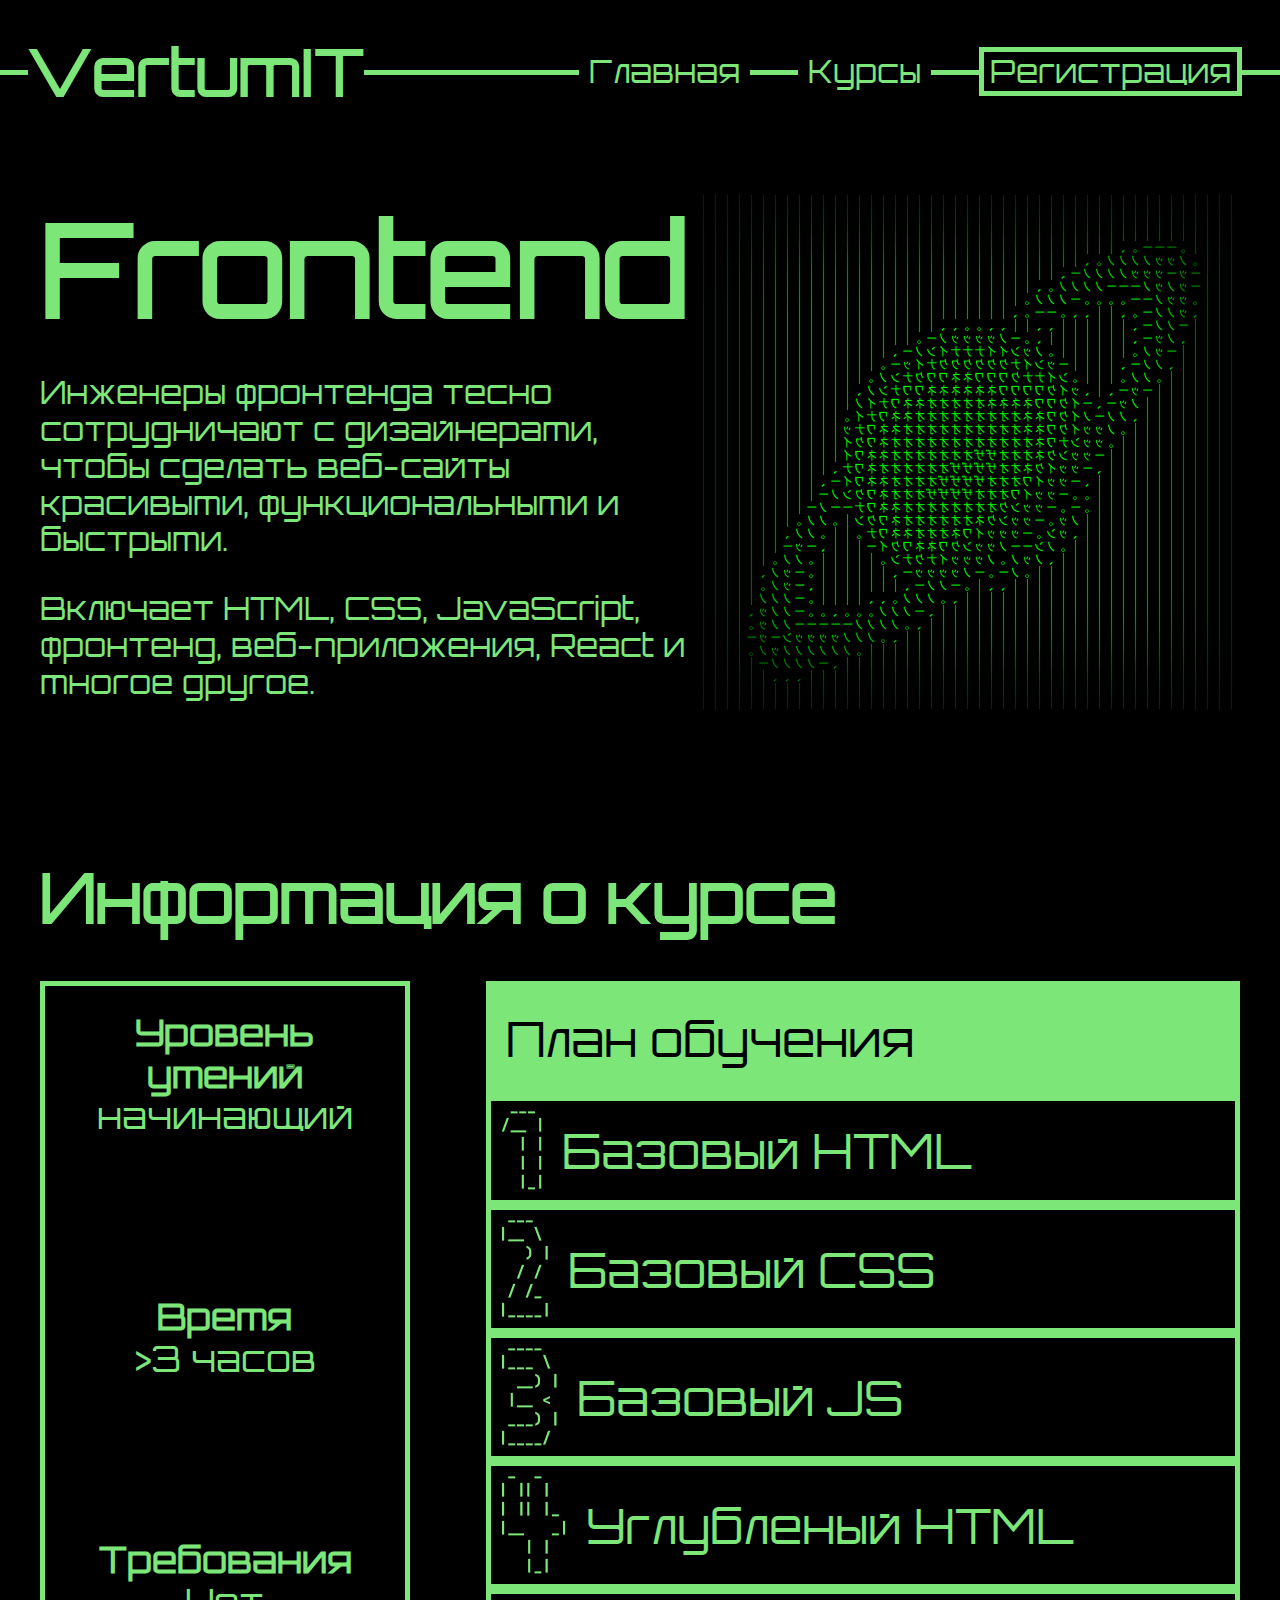
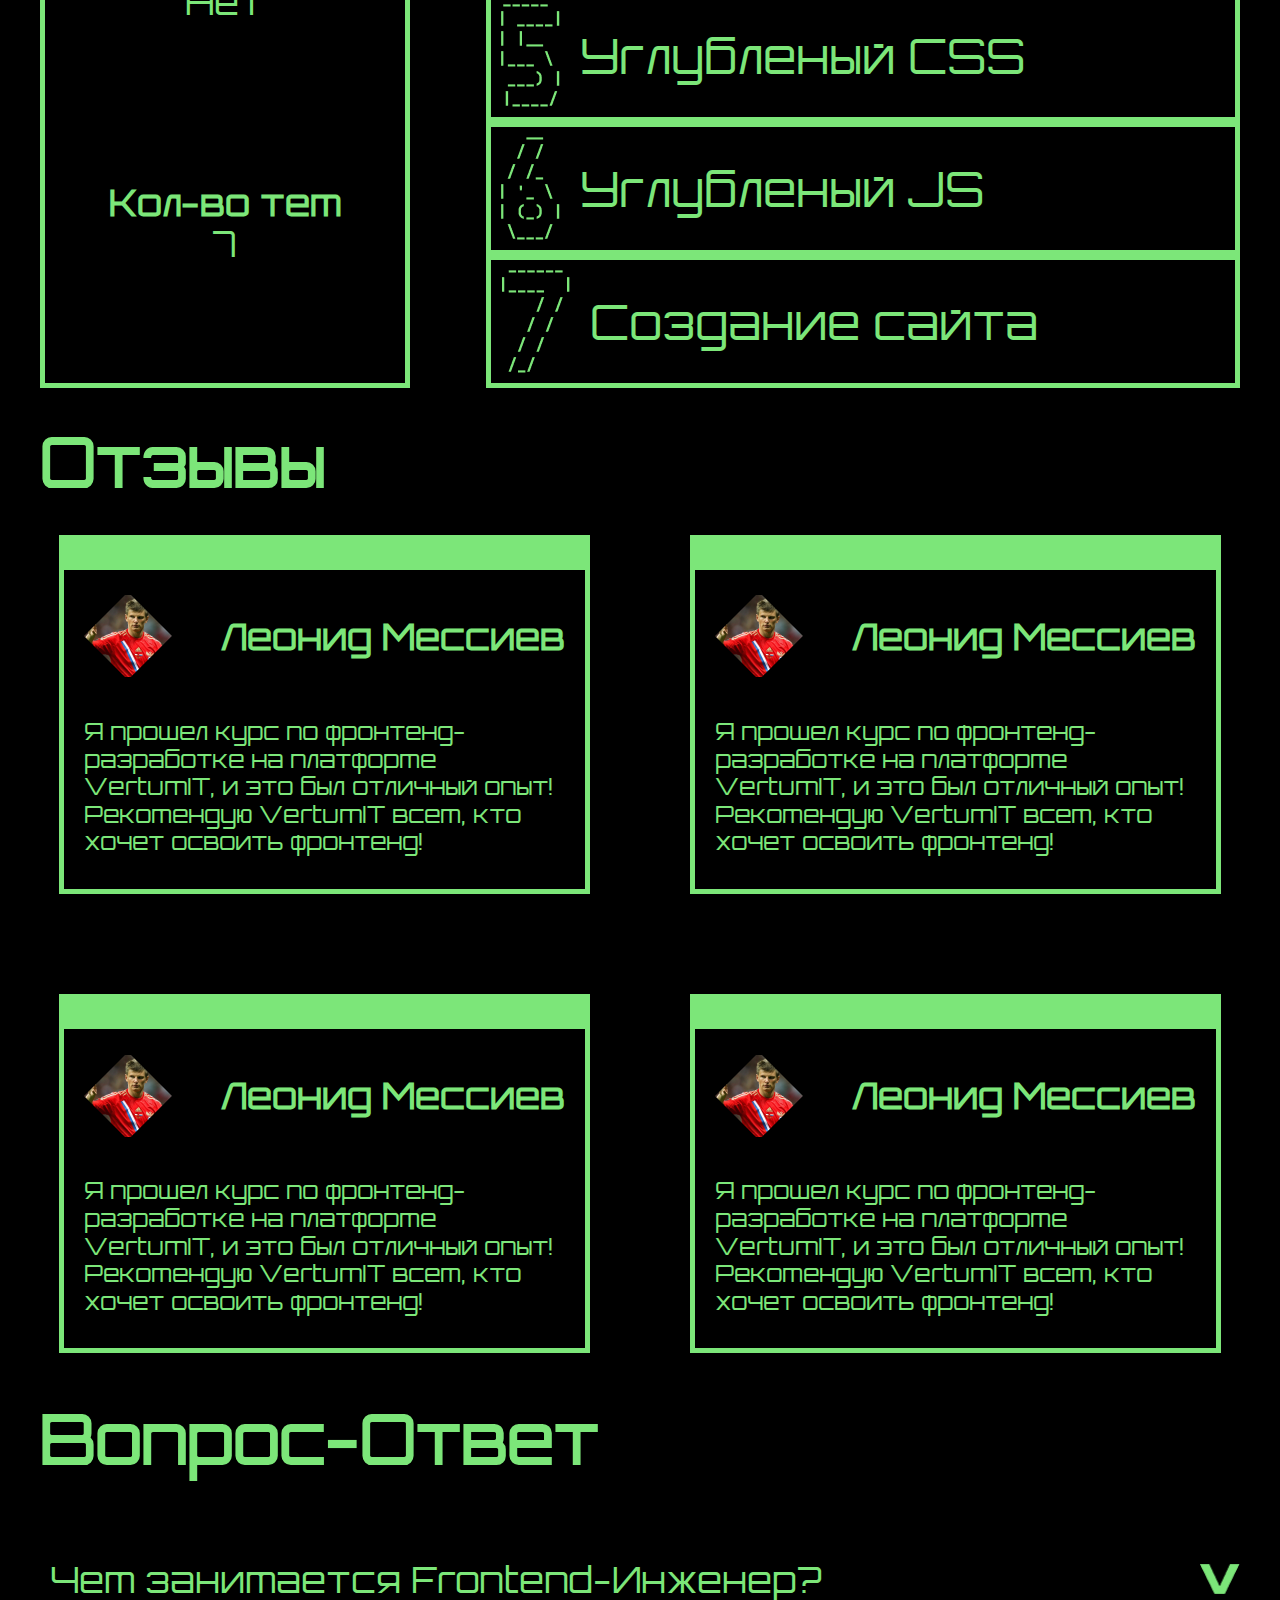
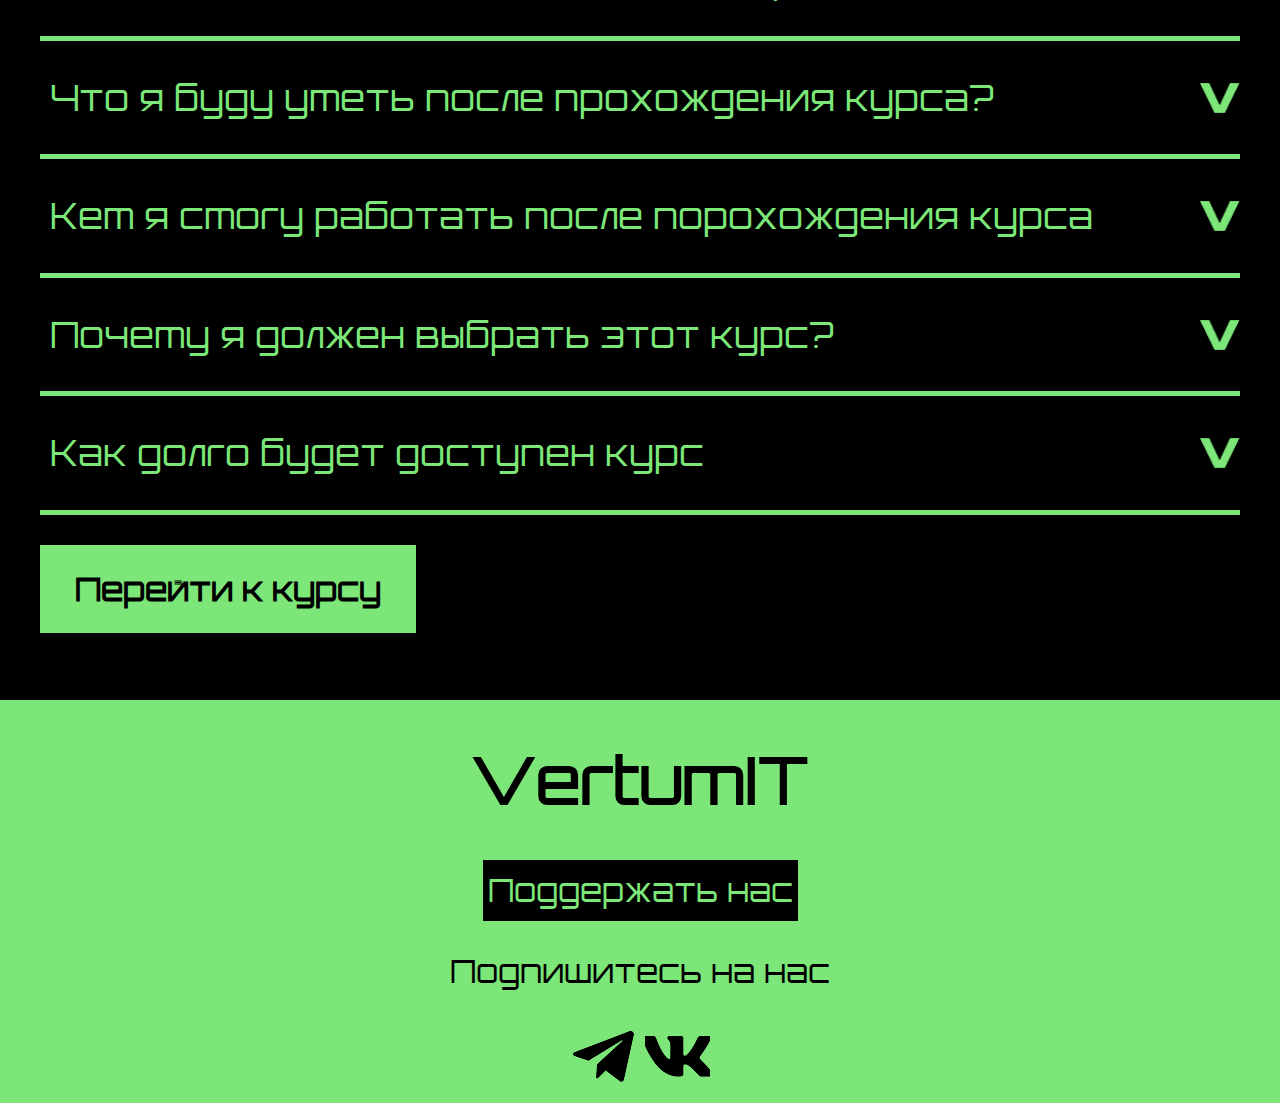
<file: index.html>
<!DOCTYPE html>
<html lang="en">
<head>
    <meta charset="UTF-8">
    <meta name="viewport" content="width=device-width, initial-scale=1.0, maximum-scale=1.0, user-scalable=no">
    <link rel="stylesheet" href="css/normalize.css">
    <link rel="stylesheet" href="css/global.css">
    <title>VertumIT</title>
</head>
<body id="blur">
    <header>
        <div class="logo">VertumIT</div>
        <button class="burger-menu" onclick="toggleMenu()">&#9776;</button>
        <ul class="nav-menu">
            <li class="nav-li"><a href="index.html">Главная</a></li>
            <li class="nav-li"><a href="courses.html">Курсы</a></li>
            <button onclick="modalActivate()">Регистрация</button>
        </ul>
    </header>
<!-- Первая модалка для регистрации -->
<section class="modal-menu modal-invis" id="modal-reg">
    <p class="krest" onclick="modalActivate()">&#x2715;</p>
    <img src="img/фффффффф 1.png" alt="" class="modal-img">
    <form action="" class="modal-form">
        <label for="" class="reg-title">Регистрация</label>
        <input type="email" placeholder="email">
        <input type="text" placeholder="Логин">
        <input type="text" placeholder="Пароль">
        <input type="tel" placeholder="Телефон">
        <button class="reg-btn">Регистрация</button>
        <p class="login-link" onclick="toggleModal()">Уже имеете аккаунт?</p>
    </form>
</section>

<!-- Вторая модалка для авторизации -->
<section class="modal-menu modal-invis" id="modal-login">
    <p class="krest" onclick="modalActivate()">&#x2715;</p>
    <img src="img/фффффффф 1.png" alt="" class="modal-img">
    <form action="" class="modal-form">
        <label for="" class="reg-title">Авторизация</label>
        <input type="text" placeholder="Логин">
        <input type="text" placeholder="Пароль">
        <button class="reg-btn">Войти</button>
        <p class="login-link" onclick="toggleModal()">Создать аккаунт</p>
    </form>
</section>

    <main>
        <section class="main-page-section">
            <div class="left-main">
                <h1 class="main-title">Frontend</h1>
                <p class="main-descr">Инженеры фронтенда тесно сотрудничают с дизайнерами, чтобы сделать веб-сайты красивыми, функциональными и быстрыми.</p>
                <p class="main-descr2">Включает HTML, CSS, JavaScript, фронтенд, веб-приложения, React и многое другое.</p>
            </div>
            <img src="img/фффффффф 1.png" alt="" class="right-main-img">
        </section>
        <section class="info">
            <h1 class="info-title">Информация о курсе</h1>
            <div class="info-info">
                <div class="info-left">
                    <ul class="course-info">
                        <li class="course-info-li"><span>Уровень умений</span><br> начинающий</li>
                        <li class="course-info-li"><span>Время</span><br> >3 часов</li>
                        <li class="course-info-li"><span>Требования</span><br> Нет</li>
                        <li class="course-info-li"><span>Кол-во тем</span><br> 7</li>
                    </ul>
                </div>
                <div class="info-right">
                    <p class="syllabus">План обучения</p>
                    <ul class="course-list">
                        <li class="course-li"><img src="img/1.png" alt="" class="course-number"> Базовый HTML</li>
                        <li class="course-li"><img src="img/2.png" alt="" class="course-number"> Базовый CSS</li>
                        <li class="course-li"><img src="img/3.png" alt="" class="course-number"> Базовый JS</li>
                        <li class="course-li"><img src="img/4.png" alt="" class="course-number"> Углубленый HTML</li>
                        <li class="course-li"><img src="img/5.png" alt="" class="course-number"> Углубленый CSS</li>
                        <li class="course-li"><img src="img/6.png" alt="" class="course-number"> Углубленый JS</li>
                        <li class="course-li"><img src="img/7.png" alt="" class="course-number"> Создание сайта</li>
                    </ul>
                </div>
            </div>
        </section>
        <section class="reviews">
            <h1 class="reviews-title">Отзывы</h1>
            <div class="reviews-container">
                <div class="review">
                    <div class="review-header">
                        <img src="img/Mask group.png" alt="" class="review-img">
                        <p class="review-title">Леонид Мессиев</p>
                    </div>
                    <div class="review-footer">
                        <p class="review-descr">Я прошел курс по фронтенд-разработке на платформе VertumIT, и это был отличный опыт! Рекомендую VertumIT всем, кто хочет освоить фронтенд!</p>
                    </div>
                </div>
                <div class="review ohio hidden">
                    <div class="review-header">
                        <img src="img/Mask group.png" alt="" class="review-img">
                        <p class="review-title">Леонид Мессиев</p>
                    </div>
                    <div class="review-footer">
                        <p class="review-descr">Я прошел курс по фронтенд-разработке на платформе VertumIT, и это был отличный опыт! Рекомендую VertumIT всем, кто хочет освоить фронтенд!</p>
                    </div>
                </div>
                <div class="review ohio hidden">
                    <div class="review-header">
                        <img src="img/Mask group.png" alt="" class="review-img">
                        <p class="review-title">Леонид Мессиев</p>
                    </div>
                    <div class="review-footer">
                        <p class="review-descr">Я прошел курс по фронтенд-разработке на платформе VertumIT, и это был отличный опыт! Рекомендую VertumIT всем, кто хочет освоить фронтенд!</p>
                    </div>
                </div>
                <div class="review ohio hidden">
                    <div class="review-header">
                        <img src="img/Mask group.png" alt="" class="review-img">
                        <p class="review-title">Леонид Мессиев</p>
                    </div>
                    <div class="review-footer">
                        <p class="review-descr">Я прошел курс по фронтенд-разработке на платформе VertumIT, и это был отличный опыт! Рекомендую VertumIT всем, кто хочет освоить фронтенд!</p>
                    </div>
                </div>
            </div>
            <button class="show-more" onclick="toggleReviews()">Показать больше</button>
        </section>

        <section class="faq" id="3">
            <h1 class="faq-title">Вопрос-Ответ</h1>
            <div class="faq-container">
                <div class="question-container" onclick="listActivate(this)">
                    <div class="faq-top">
                        <p class="question">Чем занимается Frontend-Инженер?</p>
                        <img src="img/^.png" alt="">
                    </div>
                    <div class="faq-bottom" id="answer">
                        <p class="answer">Frontend-инженер занимается разработкой пользовательского интерфейса веб-приложений. Это включает в себя создание внешнего вида и интерактивных элементов веб-страниц с использованием HTML, CSS и JavaScript, а также различных фреймворков и библиотек.</p>
                    </div>
                </div>
            </div>
                <div class="question-container" onclick="listActivate(this)">
                    <div class="faq-top">
                        <p class="question">Что я буду уметь после прохождения курса?</p>
                        <img src="img/^.png" alt="">
                    </div>
                    <div class="faq-bottom">
                        <p class="answer">После прохождения курса вы сможете создавать современные и интерактивные веб-интерфейсы, использовать популярные фреймворки и библиотеки, такие как React или Vue.js, а также понимать основы работы с системами контроля версий, такими как Git.</p>
                    </div>
                </div>
                <div class="question-container" onclick="listActivate(this)">
                    <div class="faq-top">
                        <p class="question">Кем я смогу работать после порохождения курса</p>
                        <img src="img/^.png" alt="">
                    </div>
                    <div class="faq-bottom">
                        <p class="answer">Вы сможете работать в роли frontend-разработчика или инженера в различных компаниях, занимающихся разработкой веб-приложений, или стать фрилансером, предлагая свои услуги по созданию веб-интерфейсов.</p>
                    </div>
                </div>
                <div class="question-container" onclick="listActivate(this)">
                    <div class="faq-top">
                        <p class="question">Почему я должен выбрать этот курс?</p>
                        <img src="img/^.png" alt="">
                    </div>
                    <div class="faq-bottom">
                        <p class="answer">Этот курс предоставляет всестороннее обучение с акцентом на практические навыки и современные технологии. Вы получите доступ к качественным учебным материалам, практическим заданиям и поддержке опытных преподавателей.</p>
                    </div>
                </div>
                <div class="question-container" onclick="listActivate(this)">
                    <div class="faq-top">
                        <p class="question">Как долго будет доступен курс</p>
                        <img src="img/^.png" alt="">
                    </div>
                    <div class="faq-bottom">
                        <p class="answer">Материалы курса будут доступны в течение шести месяцев после его завершения. Вы сможете вернуться к ним в любое время в этом периоде для повторного изучения или закрепления знаний.</p>
                    </div>
                </div>
            </div>
        </section>
        <section class="gotocourse">
            <a href="courses.html"><button class="go-course-btn">Перейти к курсу</button></a>
        </section>
    </main>
    <footer>
        <h1 class="footer-logo">VertumIT</h1>
        <button class="footer-sup"><a href="https://boosty.to/antonnnn" target="_blank">Поддержать нас</a></button>
        <p class="soc-title">Подпишитесь на нас</p>
        <div class="soc-imgs">
            <a href="https://web.telegram.org/" target="_blank"><img src="img/tg.png" alt="" class="soc"></a>
            <a href="https://vk.com/" target="_blank"><img src="img/vk.png" alt="" class="soc"></a>
        </div>
    </footer>
    <script src="script.js"></script>
</body>
</html>
</file>
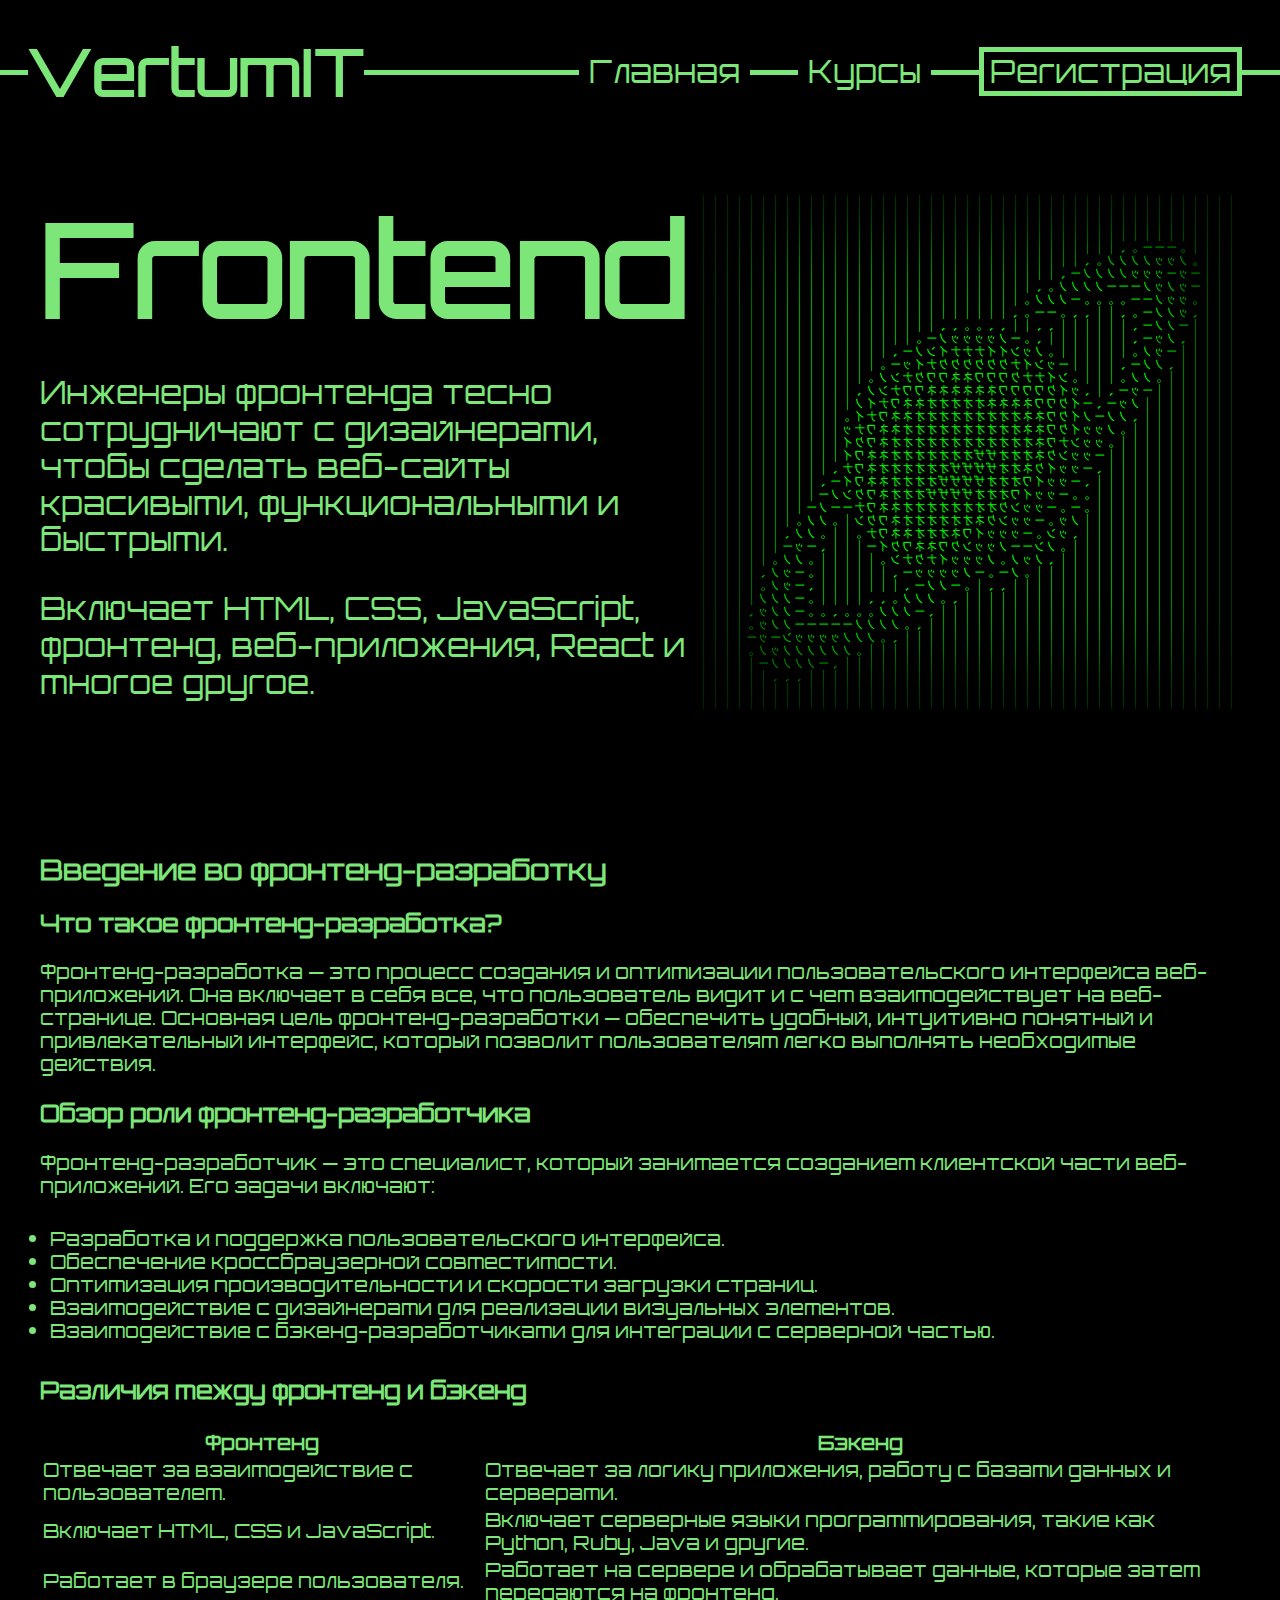
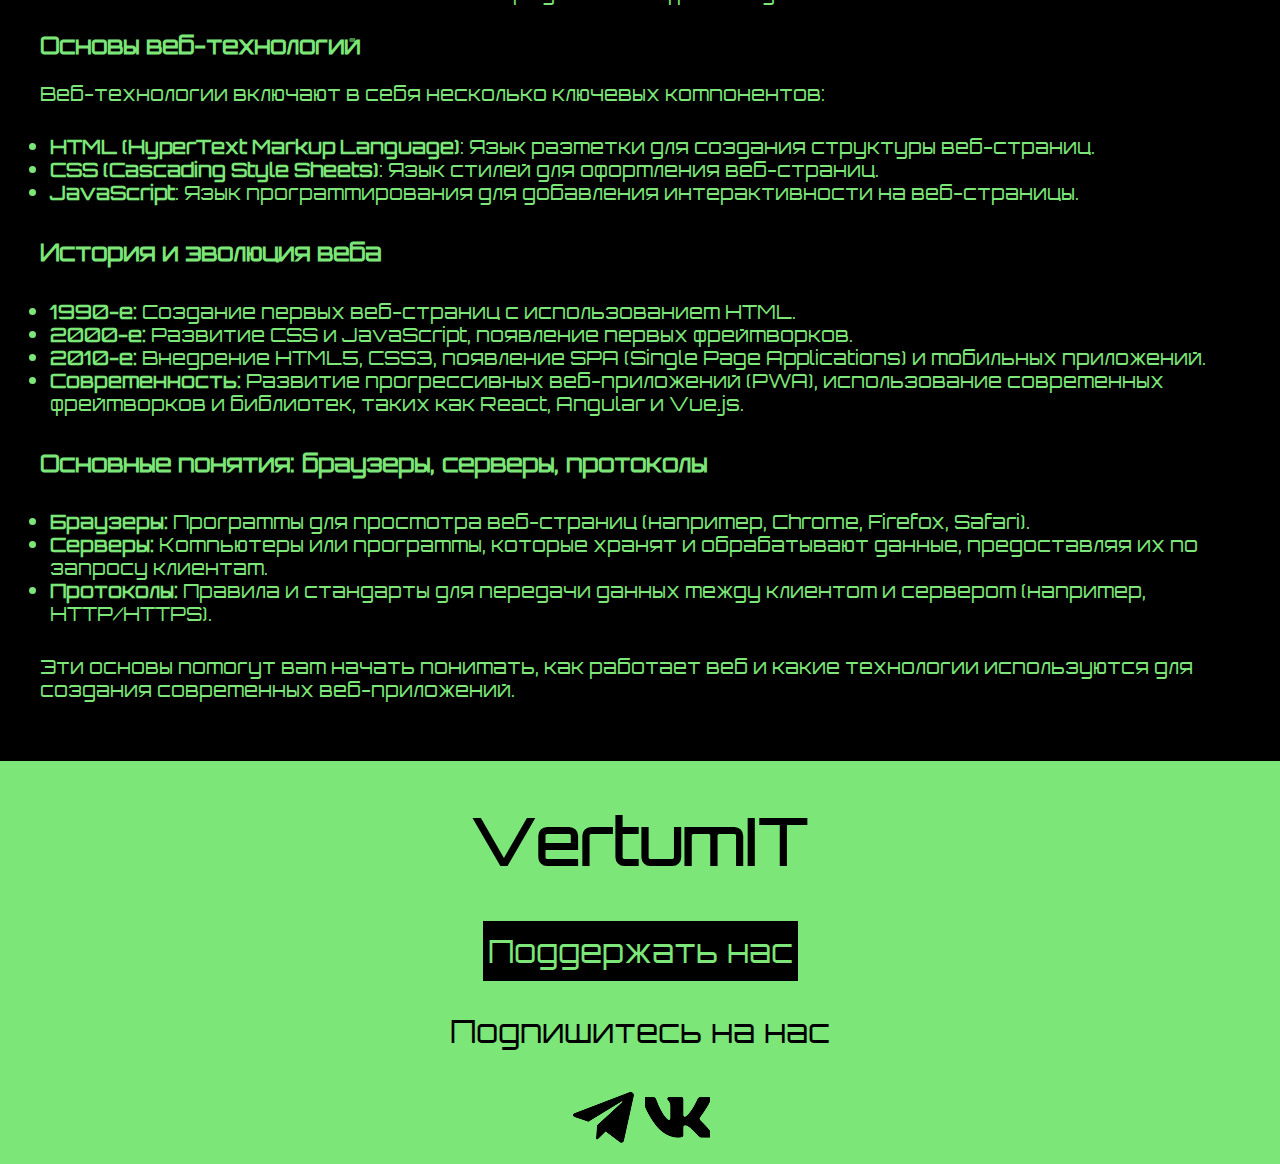
<file: course1.html>
<!DOCTYPE html>
<html lang="en">
<head>
    <meta charset="UTF-8">
    <meta name="viewport" content="width=device-width, initial-scale=1.0, maximum-scale=1.0, user-scalable=no">
    <link rel="stylesheet" href="css/normalize.css">
    <link rel="stylesheet" href="css/global.css">
    <title>Document</title>
</head>
<body id="blur">
    <header>
        <div class="logo">VertumIT</div>
        <ul class="nav-menu">
            <li class="nav-li"><a href="index.html">Главная</a></li>
            <li class="nav-li"><a href="courses.html">Курсы</a></li>
            <button onclick="modalActivate()">Регистрация</button>
        </ul>
    </header>
<!-- Первая модалка для регистрации -->
<section class="modal-menu modal-invis" id="modal-reg">
    <p class="krest" onclick="modalActivate()">&#x2715;</p>
    <img src="img/фффффффф 1.png" alt="" class="modal-img">
    <form action="" class="modal-form">
        <label for="" class="reg-title">Регистрация</label>
        <input type="email" placeholder="email">
        <input type="text" placeholder="Логин">
        <input type="text" placeholder="Пароль">
        <input type="tel" placeholder="Телефон">
        <button class="reg-btn">Регистрация</button>
        <p class="login-link" onclick="toggleModal()">Уже имеете аккаунт?</p>
    </form>
</section>

<!-- Вторая модалка для авторизации -->
<section class="modal-menu modal-invis" id="modal-login">
    <p class="krest" onclick="modalActivate()">&#x2715;</p>
    <img src="img/фффффффф 1.png" alt="" class="modal-img">
    <form action="" class="modal-form">
        <label for="" class="reg-title">Авторизация</label>
        <input type="text" placeholder="Логин">
        <input type="text" placeholder="Пароль">
        <button class="reg-btn">Войти</button>
        <p class="login-link" onclick="toggleModal()">Создать аккаунт</p>
    </form>
</section>

    <main>
        <section class="main-page-section">
            <div class="left-main">
                <h1 class="main-title">Frontend</h1>
                <p class="main-descr">Инженеры фронтенда тесно сотрудничают с дизайнерами, чтобы сделать веб-сайты красивыми, функциональными и быстрыми.</p>
                <p class="main-descr2">Включает HTML, CSS, JavaScript, фронтенд, веб-приложения, React и многое другое.</p>
            </div>
            <img src="img/фффффффф 1.png" alt="" class="right-main-img">
        </section>
        <section class="courses-content">
            <h2>Введение во фронтенд-разработку</h2>

<h3>Что такое фронтенд-разработка?</h3>
<p>Фронтенд-разработка — это процесс создания и оптимизации пользовательского интерфейса веб-приложений. Она включает в себя все, что пользователь видит и с чем взаимодействует на веб-странице. Основная цель фронтенд-разработки — обеспечить удобный, интуитивно понятный и привлекательный интерфейс, который позволит пользователям легко выполнять необходимые действия.</p>

<h3>Обзор роли фронтенд-разработчика</h3>
<p>Фронтенд-разработчик — это специалист, который занимается созданием клиентской части веб-приложений. Его задачи включают:</p>
<ul>
    <li>Разработка и поддержка пользовательского интерфейса.</li>
    <li>Обеспечение кроссбраузерной совместимости.</li>
    <li>Оптимизация производительности и скорости загрузки страниц.</li>
    <li>Взаимодействие с дизайнерами для реализации визуальных элементов.</li>
    <li>Взаимодействие с бэкенд-разработчиками для интеграции с серверной частью.</li>
</ul>

<h3>Различия между фронтенд и бэкенд</h3>
<table>
    <thead>
        <tr>
            <th>Фронтенд</th>
            <th>Бэкенд</th>
        </tr>
    </thead>
    <tbody>
        <tr>
            <td>Отвечает за взаимодействие с пользователем.</td>
            <td>Отвечает за логику приложения, работу с базами данных и серверами.</td>
        </tr>
        <tr>
            <td>Включает HTML, CSS и JavaScript.</td>
            <td>Включает серверные языки программирования, такие как Python, Ruby, Java и другие.</td>
        </tr>
        <tr>
            <td>Работает в браузере пользователя.</td>
            <td>Работает на сервере и обрабатывает данные, которые затем передаются на фронтенд.</td>
        </tr>
    </tbody>
</table>

<h3>Основы веб-технологий</h3>
<p>Веб-технологии включают в себя несколько ключевых компонентов:</p>
<ul>
    <li><strong>HTML (HyperText Markup Language)</strong>: Язык разметки для создания структуры веб-страниц.</li>
    <li><strong>CSS (Cascading Style Sheets)</strong>: Язык стилей для оформления веб-страниц.</li>
    <li><strong>JavaScript</strong>: Язык программирования для добавления интерактивности на веб-страницы.</li>
</ul>

<h3>История и эволюция веба</h3>
<ul>
    <li><strong>1990-е:</strong> Создание первых веб-страниц с использованием HTML.</li>
    <li><strong>2000-е:</strong> Развитие CSS и JavaScript, появление первых фреймворков.</li>
    <li><strong>2010-е:</strong> Внедрение HTML5, CSS3, появление SPA (Single Page Applications) и мобильных приложений.</li>
    <li><strong>Современность:</strong> Развитие прогрессивных веб-приложений (PWA), использование современных фреймворков и библиотек, таких как React, Angular и Vue.js.</li>
</ul>

<h3>Основные понятия: браузеры, серверы, протоколы</h3>
<ul>
    <li><strong>Браузеры:</strong> Программы для просмотра веб-страниц (например, Chrome, Firefox, Safari).</li>
    <li><strong>Серверы:</strong> Компьютеры или программы, которые хранят и обрабатывают данные, предоставляя их по запросу клиентам.</li>
    <li><strong>Протоколы:</strong> Правила и стандарты для передачи данных между клиентом и сервером (например, HTTP/HTTPS).</li>
</ul>

<p>Эти основы помогут вам начать понимать, как работает веб и какие технологии используются для создания современных веб-приложений.</p>

    </section>
    </main>
    <footer>
        <h1 class="footer-logo">VertumIT</h1>
        <button class="footer-sup">Поддержать нас</button>
        <p class="soc-title">Подпишитесь на нас</p>
        <div class="soc-imgs">
            <img src="img/tg.png" alt="" class="soc">
            <img src="img/vk.png" alt="" class="soc">
        </div>
    </footer>
    <script src="script.js"></script>
</body>
</html>
</file>
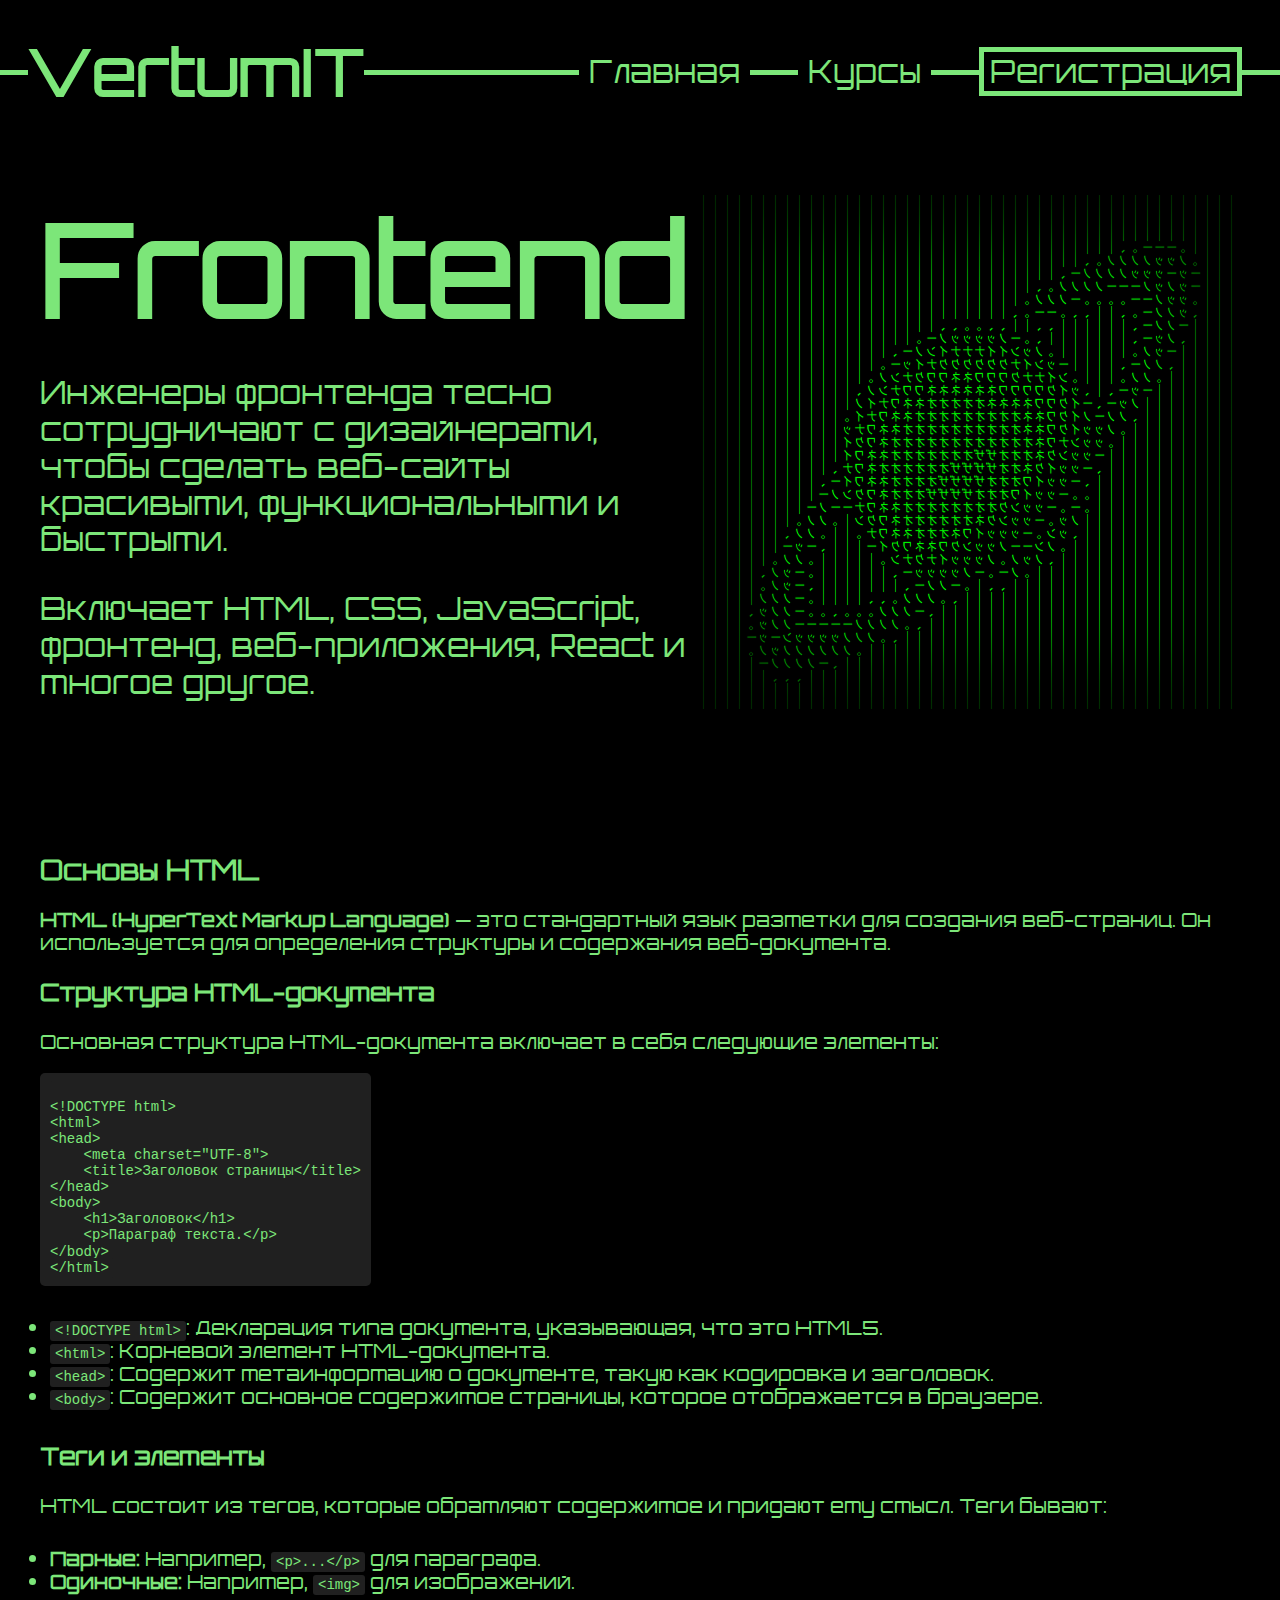
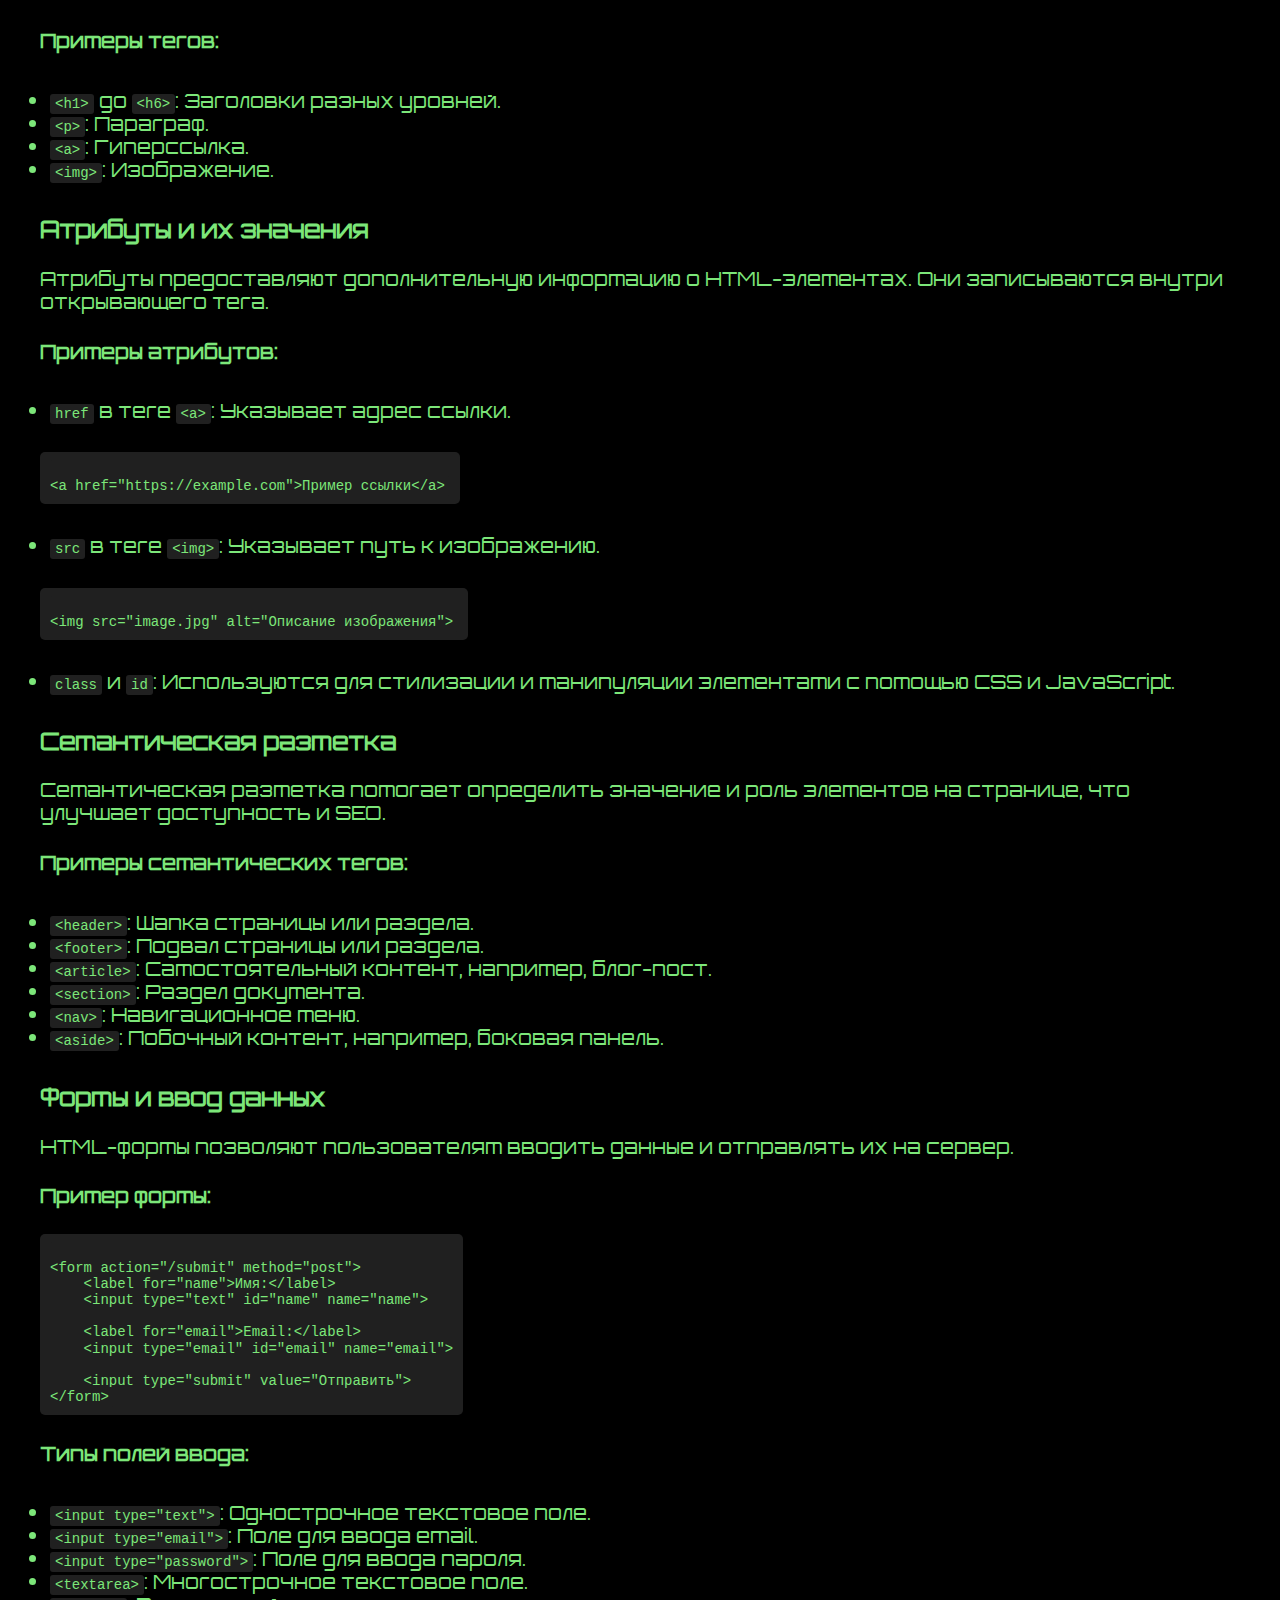
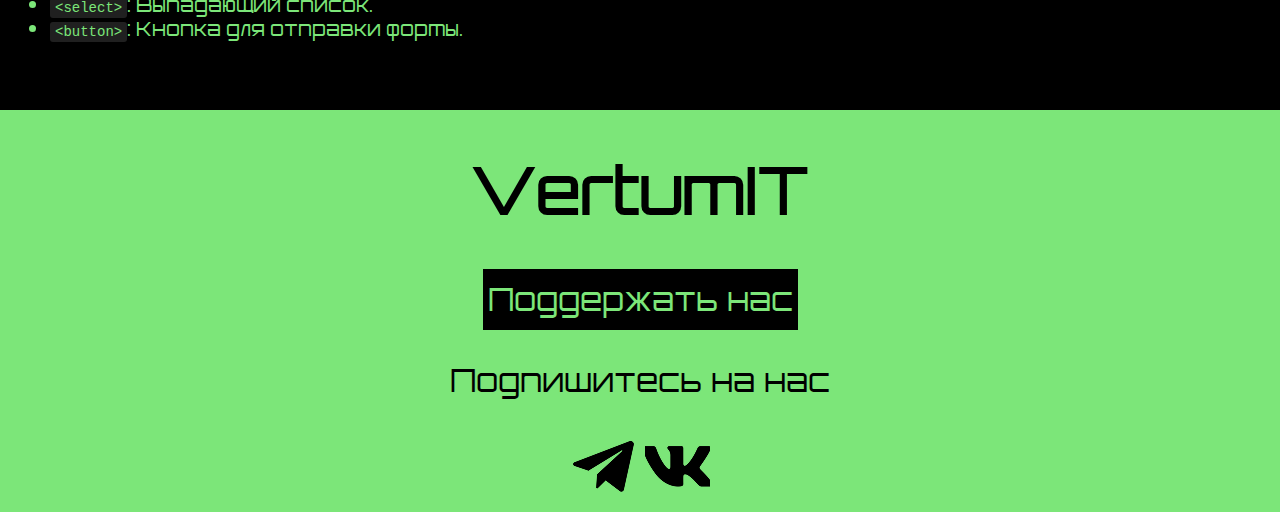
<file: course2.html>
<!DOCTYPE html>
<html lang="en">
<head>
    <meta charset="UTF-8">
    <meta name="viewport" content="width=device-width, initial-scale=1.0, maximum-scale=1.0, user-scalable=no">
    <link rel="stylesheet" href="css/normalize.css">
    <link rel="stylesheet" href="css/global.css">
    <title>Document</title>
</head>
<body id="blur">
    <header>
        <div class="logo">VertumIT</div>
        <ul class="nav-menu">
            <li class="nav-li"><a href="index.html">Главная</a></li>
            <li class="nav-li"><a href="courses.html">Курсы</a></li>
            <button onclick="modalActivate()">Регистрация</button>
        </ul>
    </header>
<!-- Первая модалка для регистрации -->
<section class="modal-menu modal-invis" id="modal-reg">
    <p class="krest" onclick="modalActivate()">&#x2715;</p>
    <img src="img/фффффффф 1.png" alt="" class="modal-img">
    <form action="" class="modal-form">
        <label for="" class="reg-title">Регистрация</label>
        <input type="email" placeholder="email">
        <input type="text" placeholder="Логин">
        <input type="text" placeholder="Пароль">
        <input type="tel" placeholder="Телефон">
        <button class="reg-btn">Регистрация</button>
        <p class="login-link" onclick="toggleModal()">Уже имеете аккаунт?</p>
    </form>
</section>

<!-- Вторая модалка для авторизации -->
<section class="modal-menu modal-invis" id="modal-login">
    <p class="krest" onclick="modalActivate()">&#x2715;</p>
    <img src="img/фффффффф 1.png" alt="" class="modal-img">
    <form action="" class="modal-form">
        <label for="" class="reg-title">Авторизация</label>
        <input type="text" placeholder="Логин">
        <input type="text" placeholder="Пароль">
        <button class="reg-btn">Войти</button>
        <p class="login-link" onclick="toggleModal()">Создать аккаунт</p>
    </form>
</section>

    <main>
        <section class="main-page-section">
            <div class="left-main">
                <h1 class="main-title">Frontend</h1>
                <p class="main-descr">Инженеры фронтенда тесно сотрудничают с дизайнерами, чтобы сделать веб-сайты красивыми, функциональными и быстрыми.</p>
                <p class="main-descr2">Включает HTML, CSS, JavaScript, фронтенд, веб-приложения, React и многое другое.</p>
            </div>
            <img src="img/фффффффф 1.png" alt="" class="right-main-img">
        </section>
        <section class="courses-content">
            <h2>Основы HTML</h2>

<p><strong>HTML (HyperText Markup Language)</strong> — это стандартный язык разметки для создания веб-страниц. Он используется для определения структуры и содержания веб-документа.</p>

<h3>Структура HTML-документа</h3>
<p>Основная структура HTML-документа включает в себя следующие элементы:</p>

<pre><code>
&lt;!DOCTYPE html&gt;
&lt;html&gt;
&lt;head&gt;
    &lt;meta charset="UTF-8"&gt;
    &lt;title&gt;Заголовок страницы&lt;/title&gt;
&lt;/head&gt;
&lt;body&gt;
    &lt;h1&gt;Заголовок&lt;/h1&gt;
    &lt;p&gt;Параграф текста.&lt;/p&gt;
&lt;/body&gt;
&lt;/html&gt;
</code></pre>

<ul>
    <li><code>&lt;!DOCTYPE html&gt;</code>: Декларация типа документа, указывающая, что это HTML5.</li>
    <li><code>&lt;html&gt;</code>: Корневой элемент HTML-документа.</li>
    <li><code>&lt;head&gt;</code>: Содержит метаинформацию о документе, такую как кодировка и заголовок.</li>
    <li><code>&lt;body&gt;</code>: Содержит основное содержимое страницы, которое отображается в браузере.</li>
</ul>

<h3>Теги и элементы</h3>
<p>HTML состоит из тегов, которые обрамляют содержимое и придают ему смысл. Теги бывают:</p>
<ul>
    <li><strong>Парные:</strong> Например, <code>&lt;p&gt;...&lt;/p&gt;</code> для параграфа.</li>
    <li><strong>Одиночные:</strong> Например, <code>&lt;img&gt;</code> для изображений.</li>
</ul>

<h4>Примеры тегов:</h4>
<ul>
    <li><code>&lt;h1&gt;</code> до <code>&lt;h6&gt;</code>: Заголовки разных уровней.</li>
    <li><code>&lt;p&gt;</code>: Параграф.</li>
    <li><code>&lt;a&gt;</code>: Гиперссылка.</li>
    <li><code>&lt;img&gt;</code>: Изображение.</li>
</ul>

<h3>Атрибуты и их значения</h3>
<p>Атрибуты предоставляют дополнительную информацию о HTML-элементах. Они записываются внутри открывающего тега.</p>

<h4>Примеры атрибутов:</h4>
<ul>
    <li><code>href</code> в теге <code>&lt;a&gt;</code>: Указывает адрес ссылки.</li>
</ul>

<pre><code>
&lt;a href="https://example.com"&gt;Пример ссылки&lt;/a&gt;
</code></pre>

<ul>
    <li><code>src</code> в теге <code>&lt;img&gt;</code>: Указывает путь к изображению.</li>
</ul>

<pre><code>
&lt;img src="image.jpg" alt="Описание изображения"&gt;
</code></pre>

<ul>
    <li><code>class</code> и <code>id</code>: Используются для стилизации и манипуляции элементами с помощью CSS и JavaScript.</li>
</ul>

<h3>Семантическая разметка</h3>
<p>Семантическая разметка помогает определить значение и роль элементов на странице, что улучшает доступность и SEO.</p>

<h4>Примеры семантических тегов:</h4>
<ul>
    <li><code>&lt;header&gt;</code>: Шапка страницы или раздела.</li>
    <li><code>&lt;footer&gt;</code>: Подвал страницы или раздела.</li>
    <li><code>&lt;article&gt;</code>: Самостоятельный контент, например, блог-пост.</li>
    <li><code>&lt;section&gt;</code>: Раздел документа.</li>
    <li><code>&lt;nav&gt;</code>: Навигационное меню.</li>
    <li><code>&lt;aside&gt;</code>: Побочный контент, например, боковая панель.</li>
</ul>

<h3>Формы и ввод данных</h3>
<p>HTML-формы позволяют пользователям вводить данные и отправлять их на сервер.</p>

<h4>Пример формы:</h4>
<pre><code>
&lt;form action="/submit" method="post"&gt;
    &lt;label for="name"&gt;Имя:&lt;/label&gt;
    &lt;input type="text" id="name" name="name"&gt;

    &lt;label for="email"&gt;Email:&lt;/label&gt;
    &lt;input type="email" id="email" name="email"&gt;

    &lt;input type="submit" value="Отправить"&gt;
&lt;/form&gt;
</code></pre>

<h4>Типы полей ввода:</h4>
<ul>
    <li><code>&lt;input type="text"&gt;</code>: Однострочное текстовое поле.</li>
    <li><code>&lt;input type="email"&gt;</code>: Поле для ввода email.</li>
    <li><code>&lt;input type="password"&gt;</code>: Поле для ввода пароля.</li>
    <li><code>&lt;textarea&gt;</code>: Многострочное текстовое поле.</li>
    <li><code>&lt;select&gt;</code>: Выпадающий список.</li>
    <li><code>&lt;button&gt;</code>: Кнопка для отправки формы.</li>
</ul>
    </section>
    </main>
    <footer>
        <h1 class="footer-logo">VertumIT</h1>
        <button class="footer-sup">Поддержать нас</button>
        <p class="soc-title">Подпишитесь на нас</p>
        <div class="soc-imgs">
            <img src="img/tg.png" alt="" class="soc">
            <img src="img/vk.png" alt="" class="soc">
        </div>
    </footer>
    <script src="script.js"></script>
</body>
</html>
</file>
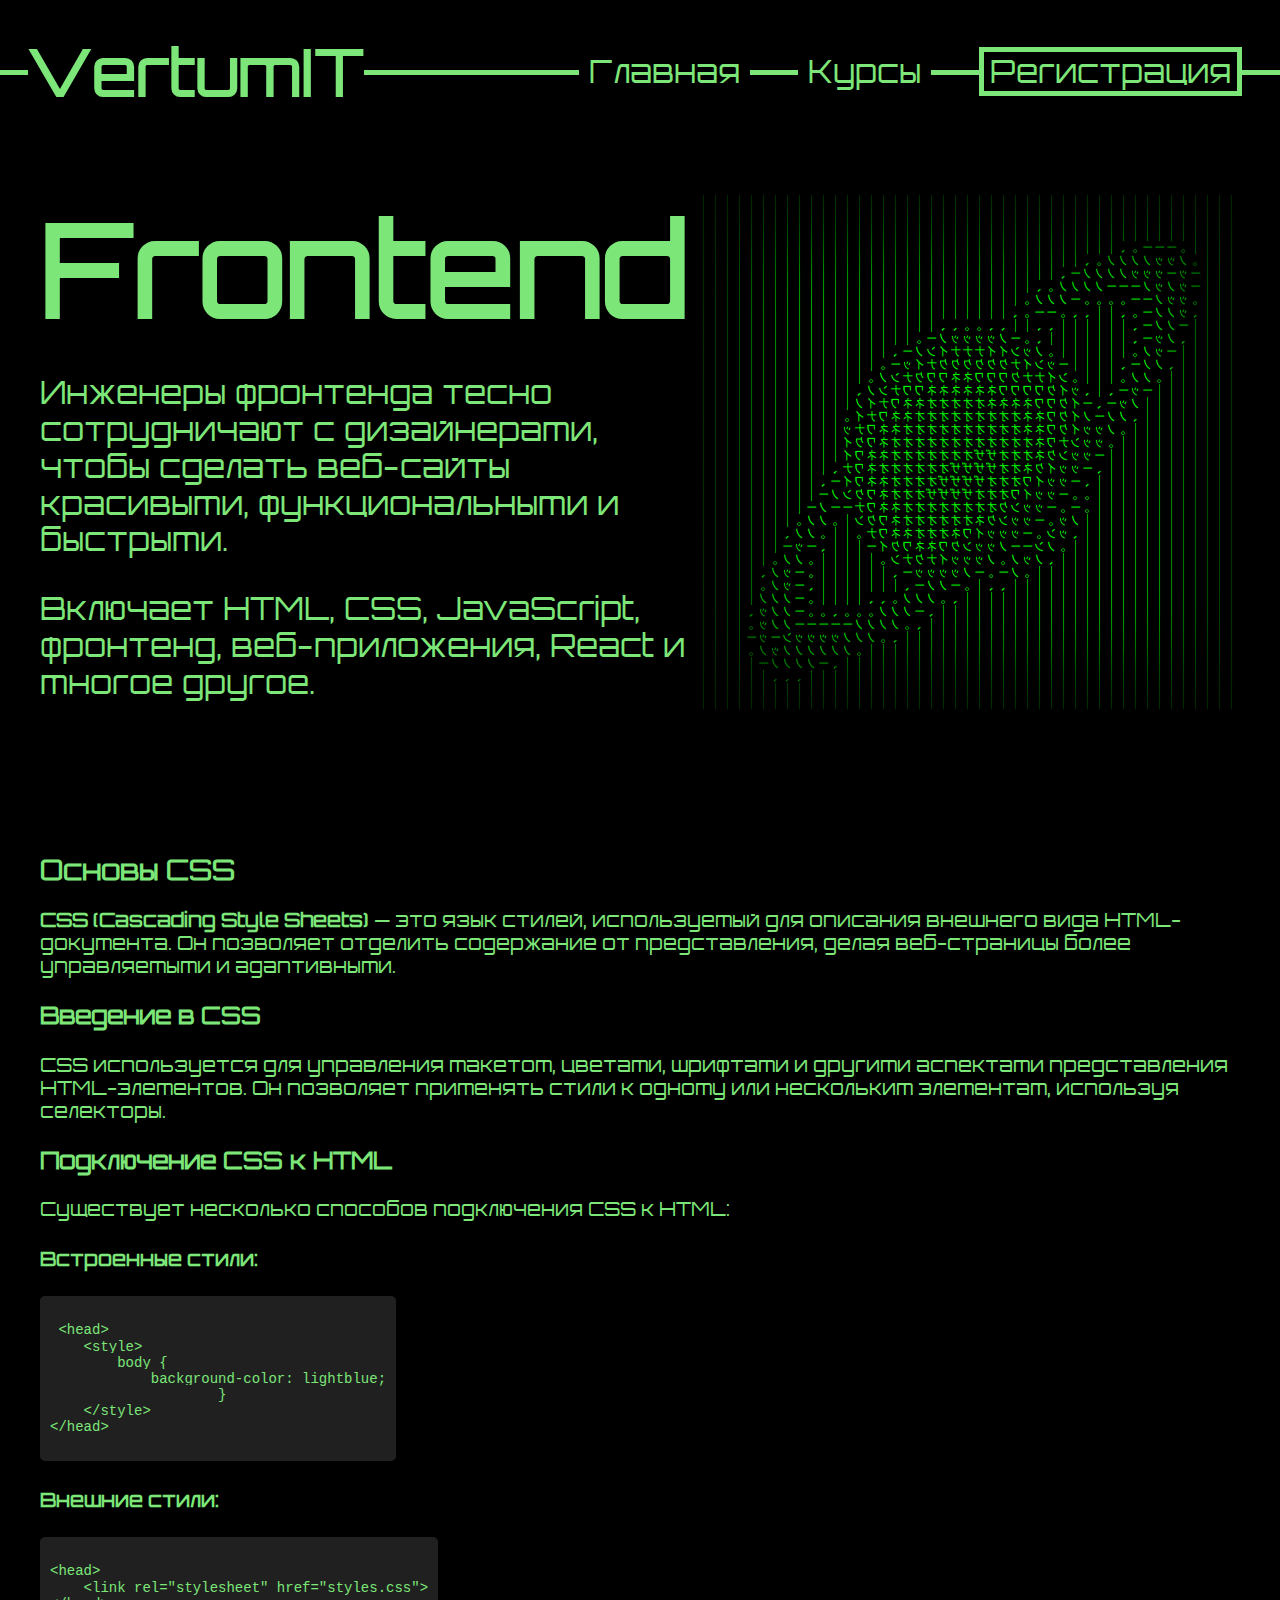
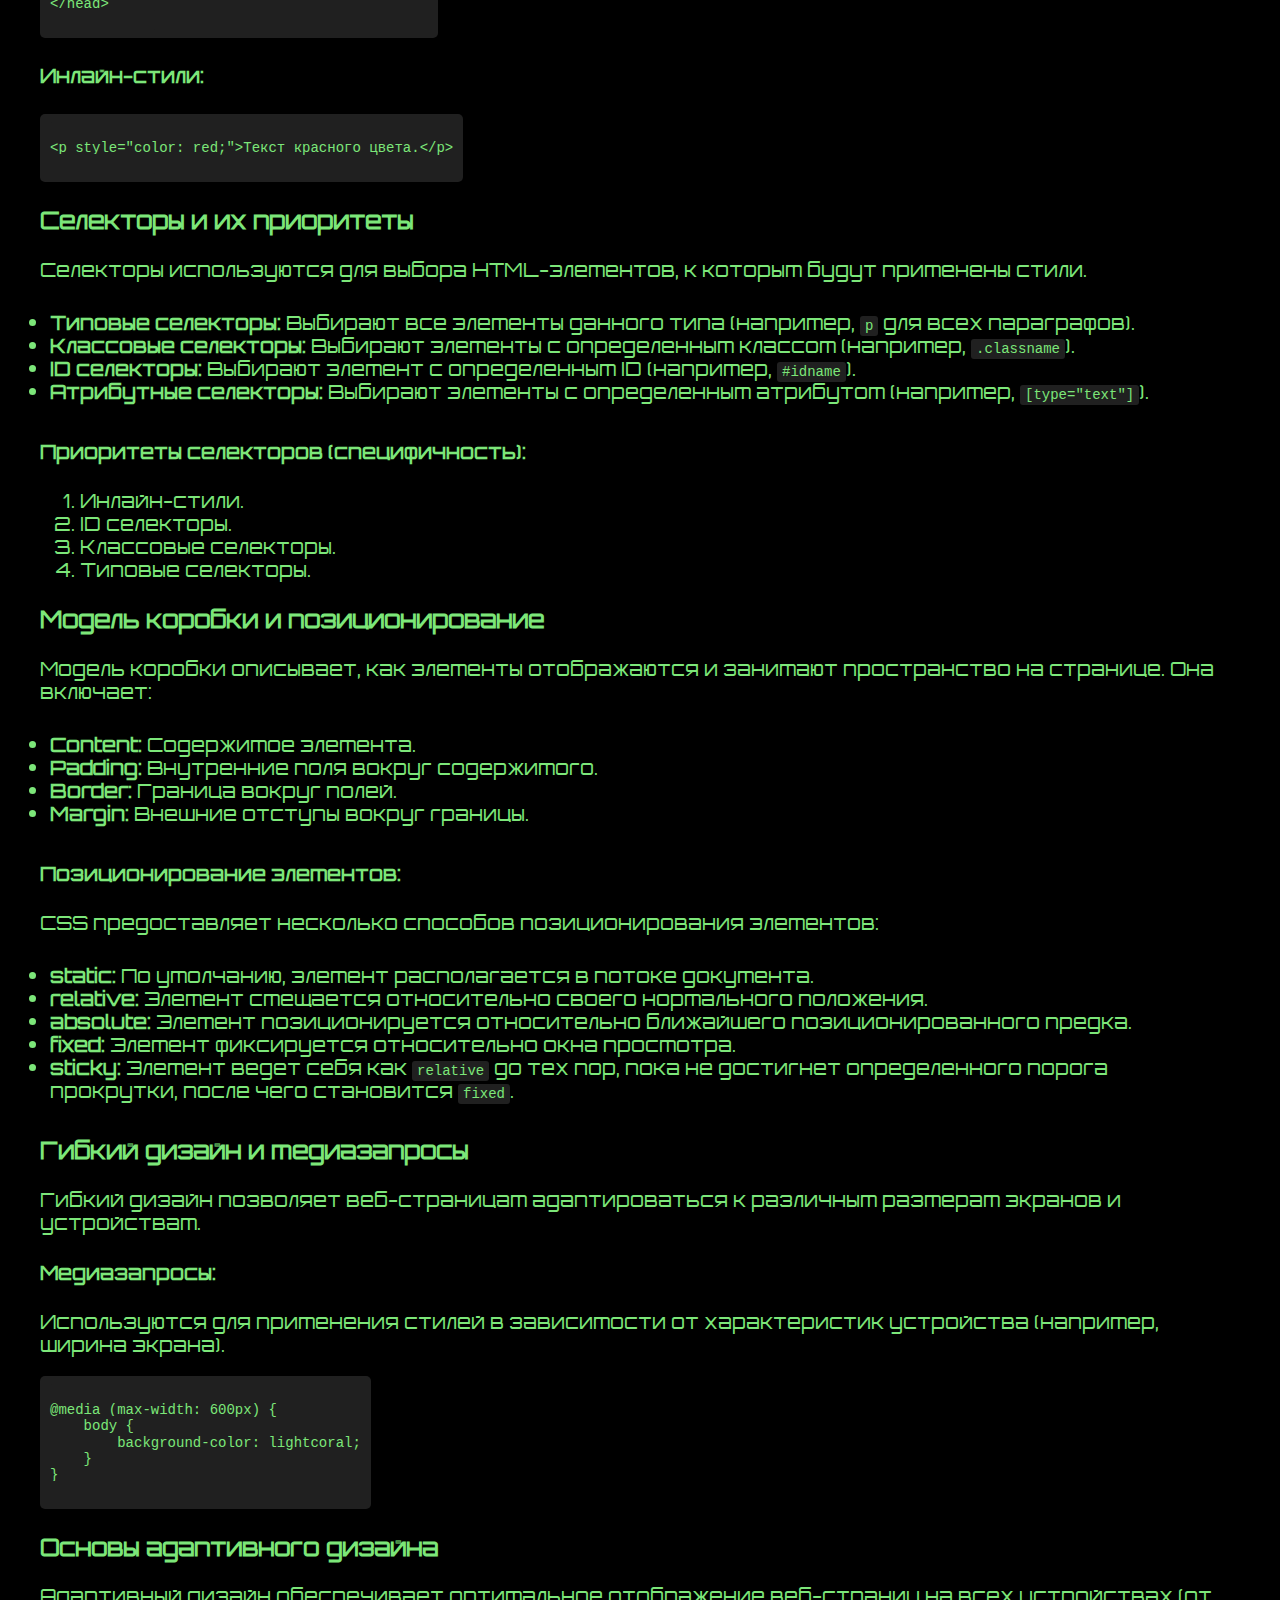
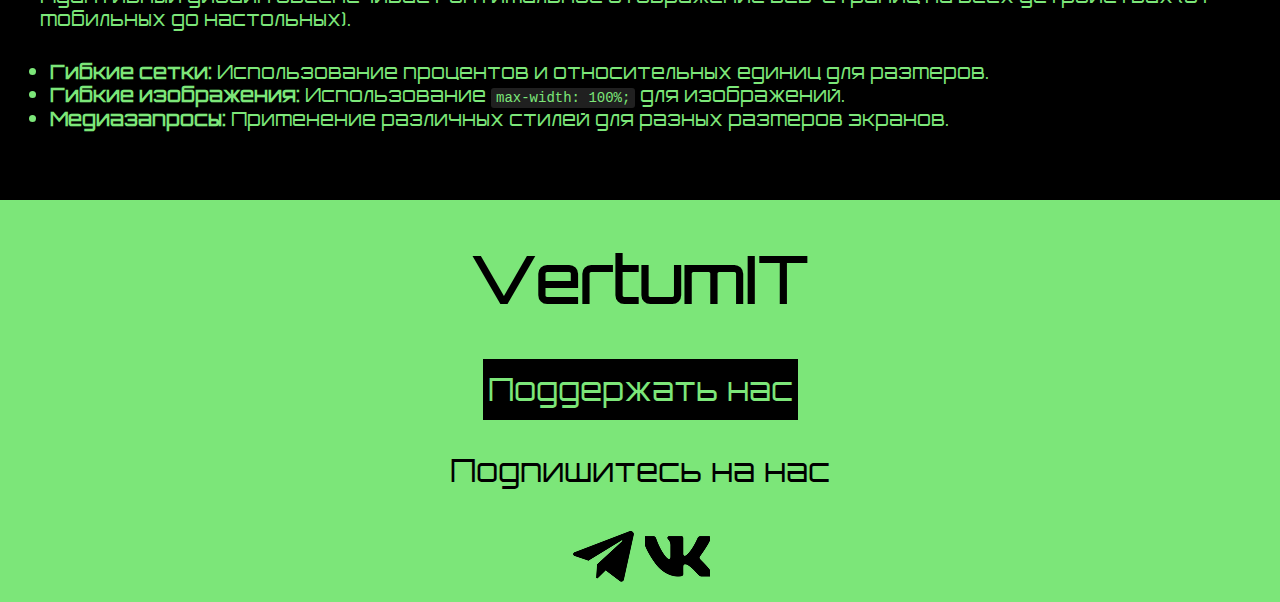
<file: course3.html>
<!DOCTYPE html>
<html lang="en">
<head>
    <meta charset="UTF-8">
    <meta name="viewport" content="width=device-width, initial-scale=1.0, maximum-scale=1.0, user-scalable=no">
    <link rel="stylesheet" href="css/normalize.css">
    <link rel="stylesheet" href="css/global.css">
    <title>Document</title>
</head>
<body id="blur">
    <header>
        <div class="logo">VertumIT</div>
        <ul class="nav-menu">
            <li class="nav-li"><a href="index.html">Главная</a></li>
            <li class="nav-li"><a href="courses.html">Курсы</a></li>
            <button onclick="modalActivate()">Регистрация</button>
        </ul>
    </header>
<!-- Первая модалка для регистрации -->
<section class="modal-menu modal-invis" id="modal-reg">
    <p class="krest" onclick="modalActivate()">&#x2715;</p>
    <img src="img/фффффффф 1.png" alt="" class="modal-img">
    <form action="" class="modal-form">
        <label for="" class="reg-title">Регистрация</label>
        <input type="email" placeholder="email">
        <input type="text" placeholder="Логин">
        <input type="text" placeholder="Пароль">
        <input type="tel" placeholder="Телефон">
        <button class="reg-btn">Регистрация</button>
        <p class="login-link" onclick="toggleModal()">Уже имеете аккаунт?</p>
    </form>
</section>

<!-- Вторая модалка для авторизации -->
<section class="modal-menu modal-invis" id="modal-login">
    <p class="krest" onclick="modalActivate()">&#x2715;</p>
    <img src="img/фффффффф 1.png" alt="" class="modal-img">
    <form action="" class="modal-form">
        <label for="" class="reg-title">Авторизация</label>
        <input type="text" placeholder="Логин">
        <input type="text" placeholder="Пароль">
        <button class="reg-btn">Войти</button>
        <p class="login-link" onclick="toggleModal()">Создать аккаунт</p>
    </form>
</section>

    <main>
        <section class="main-page-section">
            <div class="left-main">
                <h1 class="main-title">Frontend</h1>
                <p class="main-descr">Инженеры фронтенда тесно сотрудничают с дизайнерами, чтобы сделать веб-сайты красивыми, функциональными и быстрыми.</p>
                <p class="main-descr2">Включает HTML, CSS, JavaScript, фронтенд, веб-приложения, React и многое другое.</p>
            </div>
            <img src="img/фффффффф 1.png" alt="" class="right-main-img">
        </section>
        <section class="courses-content">
            <h2>Основы CSS</h2>

            <p><strong>CSS (Cascading Style Sheets)</strong> — это язык стилей, используемый для описания внешнего вида HTML-документа. Он позволяет отделить содержание от представления, делая веб-страницы более управляемыми и адаптивными.</p>
            
            <h3>Введение в CSS</h3>
            <p>CSS используется для управления макетом, цветами, шрифтами и другими аспектами представления HTML-элементов. Он позволяет применять стили к одному или нескольким элементам, используя селекторы.</p>
            
            <h3>Подключение CSS к HTML</h3>
            <p>Существует несколько способов подключения CSS к HTML:</p>
            
            <h4>Встроенные стили:</h4>
            <pre><code>
 &lt;head&gt;
    &lt;style&gt;
        body {
            background-color: lightblue;
                    }
    &lt;/style&gt;
&lt;/head&gt;
            </code></pre>
            
            <h4>Внешние стили:</h4>
            <pre><code>
&lt;head&gt;
    &lt;link rel="stylesheet" href="styles.css"&gt;
&lt;/head&gt;
            </code></pre>
            
            <h4>Инлайн-стили:</h4>
            <pre><code>
&lt;p style="color: red;"&gt;Текст красного цвета.&lt;/p&gt;
            </code></pre>
            
            <h3>Селекторы и их приоритеты</h3>
            <p>Селекторы используются для выбора HTML-элементов, к которым будут применены стили.</p>
            
            <ul>
                <li><strong>Типовые селекторы:</strong> Выбирают все элементы данного типа (например, <code>p</code> для всех параграфов).</li>
                <li><strong>Классовые селекторы:</strong> Выбирают элементы с определенным классом (например, <code>.classname</code>).</li>
                <li><strong>ID селекторы:</strong> Выбирают элемент с определенным ID (например, <code>#idname</code>).</li>
                <li><strong>Атрибутные селекторы:</strong> Выбирают элементы с определенным атрибутом (например, <code>[type="text"]</code>).</li>
            </ul>
            
            <h4>Приоритеты селекторов (специфичность):</h4>
            <ol>
                <li>Инлайн-стили.</li>
                <li>ID селекторы.</li>
                <li>Классовые селекторы.</li>
                <li>Типовые селекторы.</li>
            </ol>
            
            <h3>Модель коробки и позиционирование</h3>
            <p>Модель коробки описывает, как элементы отображаются и занимают пространство на странице. Она включает:</p>
            
            <ul>
                <li><strong>Content:</strong> Содержимое элемента.</li>
                <li><strong>Padding:</strong> Внутренние поля вокруг содержимого.</li>
                <li><strong>Border:</strong> Граница вокруг полей.</li>
                <li><strong>Margin:</strong> Внешние отступы вокруг границы.</li>
            </ul>
            
            <h4>Позиционирование элементов:</h4>
            <p>CSS предоставляет несколько способов позиционирования элементов:</p>
            <ul>
                <li><strong>static:</strong> По умолчанию, элемент располагается в потоке документа.</li>
                <li><strong>relative:</strong> Элемент смещается относительно своего нормального положения.</li>
                <li><strong>absolute:</strong> Элемент позиционируется относительно ближайшего позиционированного предка.</li>
                <li><strong>fixed:</strong> Элемент фиксируется относительно окна просмотра.</li>
                <li><strong>sticky:</strong> Элемент ведет себя как <code>relative</code> до тех пор, пока не достигнет определенного порога прокрутки, после чего становится <code>fixed</code>.</li>
            </ul>
            
            <h3>Гибкий дизайн и медиазапросы</h3>
            <p>Гибкий дизайн позволяет веб-страницам адаптироваться к различным размерам экранов и устройствам.</p>
            
            <h4>Медиазапросы:</h4>
            <p>Используются для применения стилей в зависимости от характеристик устройства (например, ширина экрана).</p>
            
            <pre><code>
@media (max-width: 600px) {
    body {
        background-color: lightcoral;
    }
}
            </code></pre>
            
            <h3>Основы адаптивного дизайна</h3>
            <p>Адаптивный дизайн обеспечивает оптимальное отображение веб-страниц на всех устройствах (от мобильных до настольных).</p>
            
            <ul>
                <li><strong>Гибкие сетки:</strong> Использование процентов и относительных единиц для размеров.</li>
                <li><strong>Гибкие изображения:</strong> Использование <code>max-width: 100%;</code> для изображений.</li>
                <li><strong>Медиазапросы:</strong> Применение различных стилей для разных размеров экранов.</li>
            </ul>
    </section>
    </main>
    <footer>
        <h1 class="footer-logo">VertumIT</h1>
        <button class="footer-sup">Поддержать нас</button>
        <p class="soc-title">Подпишитесь на нас</p>
        <div class="soc-imgs">
            <img src="img/tg.png" alt="" class="soc">
            <img src="img/vk.png" alt="" class="soc">
        </div>
    </footer>
    <script src="script.js"></script>
</body>
</html>
</file>
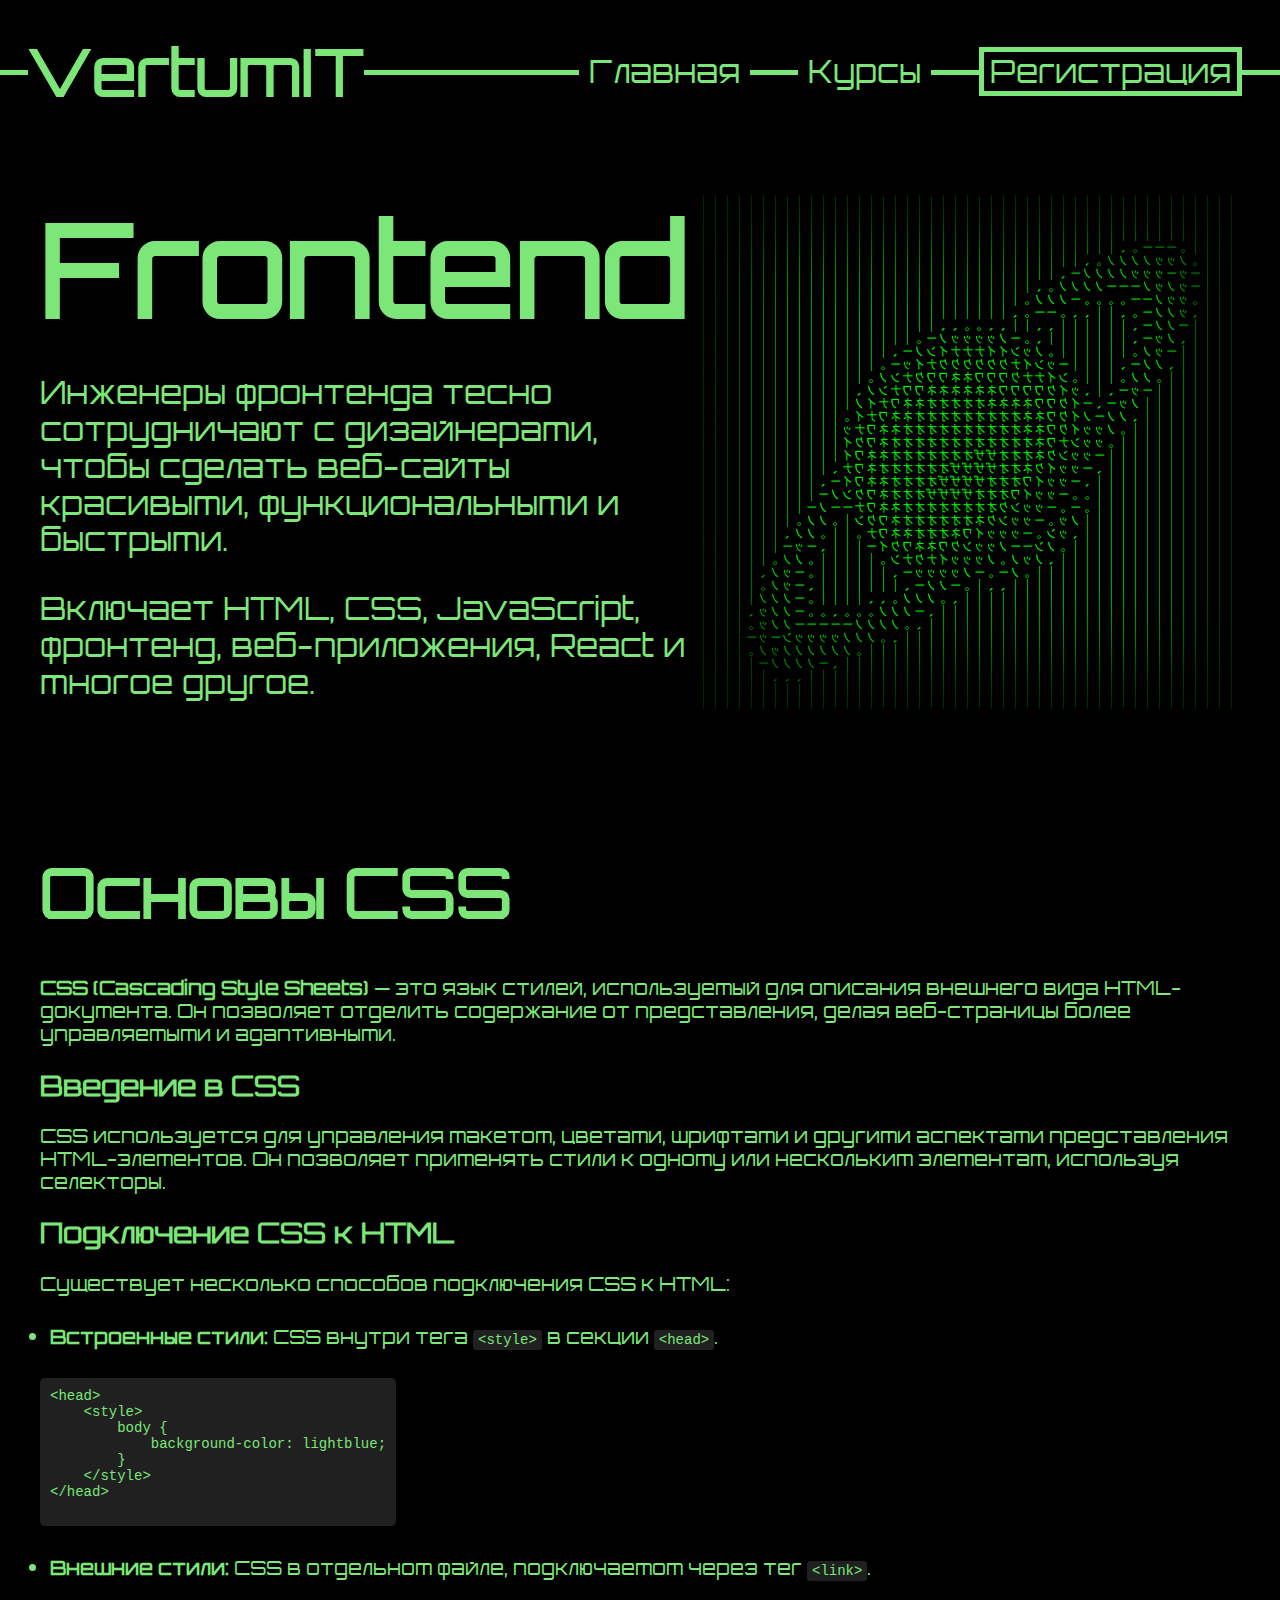
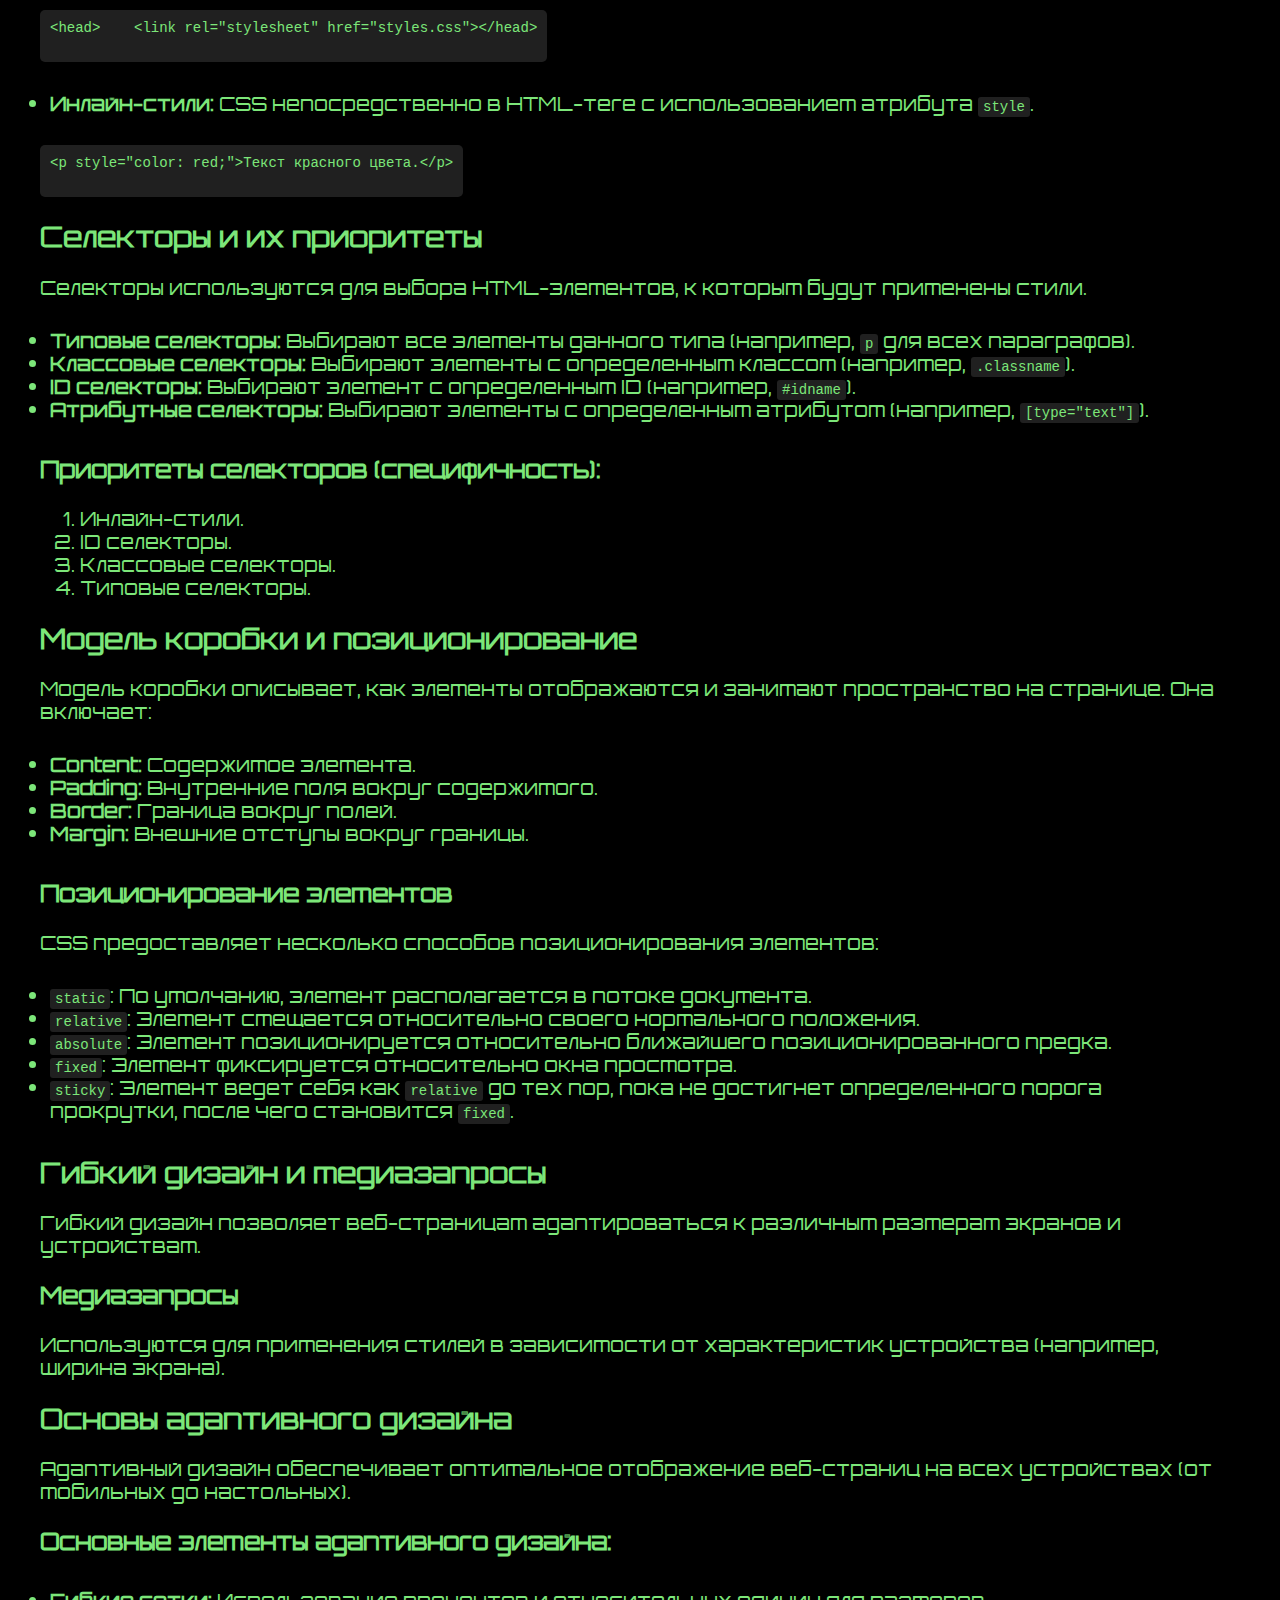
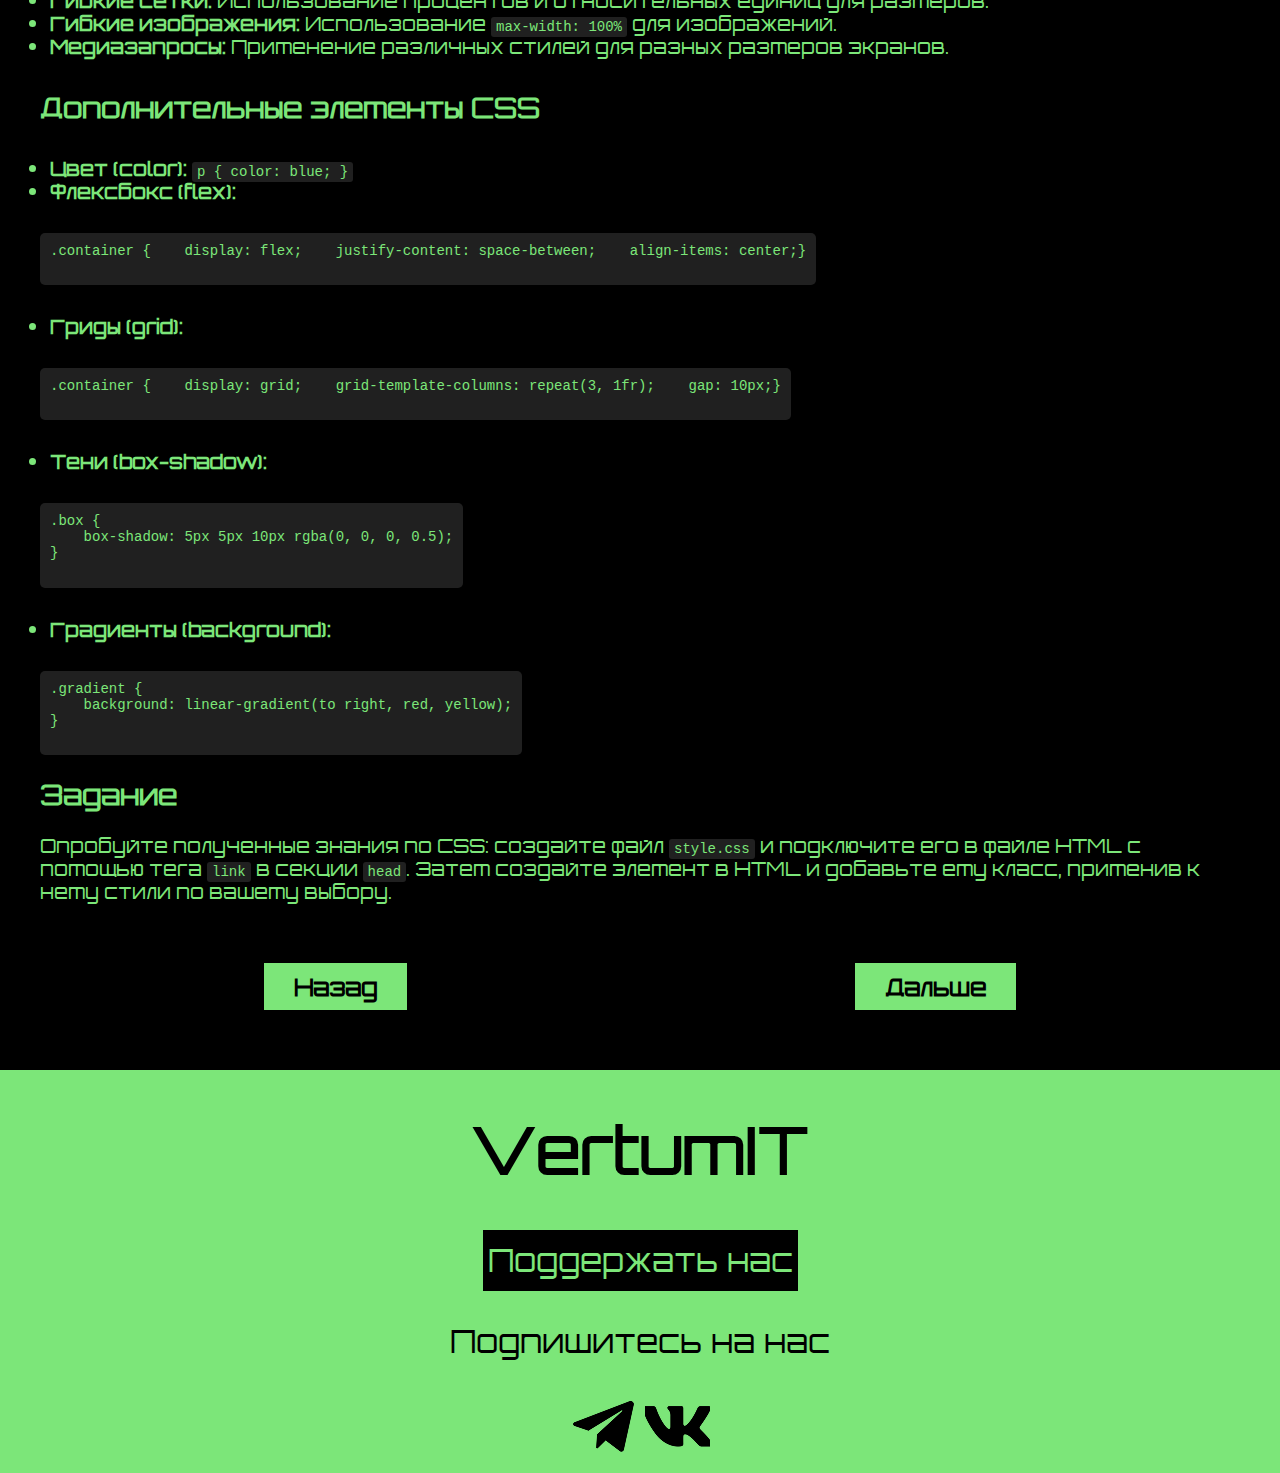
<file: course4.html>
<!DOCTYPE html>
<html lang="en">
<head>
    <meta charset="UTF-8">
    <meta name="viewport" content="width=device-width, initial-scale=1.0, maximum-scale=1.0, user-scalable=no">
    <link rel="stylesheet" href="css/normalize.css">
    <link rel="stylesheet" href="css/global.css">
    <title>VertumIT</title>
</head>
<body id="blur">
    <header>
        <div class="logo">VertumIT</div>
        <button class="burger-menu" onclick="toggleMenu()">&#9776;</button>
        <ul class="nav-menu">
            <li class="nav-li"><a href="index.html">Главная</a></li>
            <li class="nav-li"><a href="courses.html">Курсы</a></li>
            <button onclick="modalActivate()">Регистрация</button>
        </ul>
    </header>
<!-- Первая модалка для регистрации -->
<section class="modal-menu modal-invis" id="modal-reg">
    <p class="krest" onclick="modalActivate()">&#x2715;</p>
    <img src="img/фффффффф 1.png" alt="" class="modal-img">
    <form action="" class="modal-form">
        <label for="" class="reg-title">Регистрация</label>
        <input type="email" placeholder="email">
        <input type="text" placeholder="Логин">
        <input type="text" placeholder="Пароль">
        <input type="tel" placeholder="Телефон">
        <button class="reg-btn">Регистрация</button>
        <p class="login-link" onclick="toggleModal()">Уже имеете аккаунт?</p>
    </form>
</section>

<!-- Вторая модалка для авторизации -->
<section class="modal-menu modal-invis" id="modal-login">
    <p class="krest" onclick="modalActivate()">&#x2715;</p>
    <img src="img/фффффффф 1.png" alt="" class="modal-img">
    <form action="" class="modal-form">
        <label for="" class="reg-title">Авторизация</label>
        <input type="text" placeholder="Логин">
        <input type="text" placeholder="Пароль">
        <button class="reg-btn">Войти</button>
        <p class="login-link" onclick="toggleModal()">Создать аккаунт</p>
    </form>
</section>

    <main>
        <section class="main-page-section">
            <div class="left-main">
                <h1 class="main-title">Frontend</h1>
                <p class="main-descr">Инженеры фронтенда тесно сотрудничают с дизайнерами, чтобы сделать веб-сайты красивыми, функциональными и быстрыми.</p>
                <p class="main-descr2">Включает HTML, CSS, JavaScript, фронтенд, веб-приложения, React и многое другое.</p>
            </div>
            <img src="img/фффффффф 1.png" alt="" class="right-main-img">
        </section>
        <section class="courses-content">
            <h1>Основы CSS</h1>
            <p><strong>CSS (Cascading Style Sheets)</strong> — это язык стилей, используемый для описания внешнего вида HTML-документа. Он позволяет отделить содержание от представления, делая веб-страницы более управляемыми и адаптивными.</p>
        
            <h2>Введение в CSS</h2>
            <p>CSS используется для управления макетом, цветами, шрифтами и другими аспектами представления HTML-элементов. Он позволяет применять стили к одному или нескольким элементам, используя селекторы.</p>
        
            <h2>Подключение CSS к HTML</h2>
            <p>Существует несколько способов подключения CSS к HTML:</p>
        
            <ul>
                <li><strong>Встроенные стили:</strong> CSS внутри тега <code>&lt;style&gt;</code> в секции <code>&lt;head&gt;</code>.</li>
            </ul>
        
            <pre>
&lt;head&gt;
    &lt;style&gt;
        body {
            background-color: lightblue;
        }
    &lt;/style&gt;
&lt;/head&gt;
            </pre>
        
            <ul>
                <li><strong>Внешние стили:</strong> CSS в отдельном файле, подключаемом через тег <code>&lt;link&gt;</code>.</li>
            </ul>
        
            <pre>&lt;head&gt;    &lt;link rel="stylesheet" href="styles.css"&gt;&lt;/head&gt;
            </pre>
        
            <ul>
                <li><strong>Инлайн-стили:</strong> CSS непосредственно в HTML-теге с использованием атрибута <code>style</code>.</li>
            </ul>
        
            <pre>
&lt;p style="color: red;"&gt;Текст красного цвета.&lt;/p&gt;
            </pre>
        
            <h2>Селекторы и их приоритеты</h2>
            <p>Селекторы используются для выбора HTML-элементов, к которым будут применены стили.</p>
        
            <ul>
                <li><strong>Типовые селекторы:</strong> Выбирают все элементы данного типа (например, <code>p</code> для всех параграфов).</li>
                <li><strong>Классовые селекторы:</strong> Выбирают элементы с определенным классом (например, <code>.classname</code>).</li>
                <li><strong>ID селекторы:</strong> Выбирают элемент с определенным ID (например, <code>#idname</code>).</li>
                <li><strong>Атрибутные селекторы:</strong> Выбирают элементы с определенным атрибутом (например, <code>[type="text"]</code>).</li>
            </ul>
        
            <h3>Приоритеты селекторов (специфичность):</h3>
            <ol>
                <li>Инлайн-стили.</li>
                <li>ID селекторы.</li>
                <li>Классовые селекторы.</li>
                <li>Типовые селекторы.</li>
            </ol>
        
            <h2>Модель коробки и позиционирование</h2>
            <p>Модель коробки описывает, как элементы отображаются и занимают пространство на странице. Она включает:</p>
            <ul>
                <li><strong>Content:</strong> Содержимое элемента.</li>
                <li><strong>Padding:</strong> Внутренние поля вокруг содержимого.</li>
                <li><strong>Border:</strong> Граница вокруг полей.</li>
                <li><strong>Margin:</strong> Внешние отступы вокруг границы.</li>
            </ul>
        
            <h3>Позиционирование элементов</h3>
            <p>CSS предоставляет несколько способов позиционирования элементов:</p>
            <ul>
                <li><code>static</code>: По умолчанию, элемент располагается в потоке документа.</li>
                <li><code>relative</code>: Элемент смещается относительно своего нормального положения.</li>
                <li><code>absolute</code>: Элемент позиционируется относительно ближайшего позиционированного предка.</li>
                <li><code>fixed</code>: Элемент фиксируется относительно окна просмотра.</li>
                <li><code>sticky</code>: Элемент ведет себя как <code>relative</code> до тех пор, пока не достигнет определенного порога прокрутки, после чего становится <code>fixed</code>.</li>
            </ul>
        
            <h2>Гибкий дизайн и медиазапросы</h2>
            <p>Гибкий дизайн позволяет веб-страницам адаптироваться к различным размерам экранов и устройствам.</p>
        
            <h3>Медиазапросы</h3>
            <p>Используются для применения стилей в зависимости от характеристик устройства (например, ширина экрана).</p>
        
            <pre@media (max-width: 600px)     body         background-color: lightcoral    }
            </pre>
        
            <h2>Основы адаптивного дизайна</h2>
            <p>Адаптивный дизайн обеспечивает оптимальное отображение веб-страниц на всех устройствах (от мобильных до настольных).</p>
        
            <h3>Основные элементы адаптивного дизайна:</h3>
            <ul>
                <li><strong>Гибкие сетки:</strong> Использование процентов и относительных единиц для размеров.</li>
                <li><strong>Гибкие изображения:</strong> Использование <code>max-width: 100%</code> для изображений.</li>
                <li><strong>Медиазапросы:</strong> Применение различных стилей для разных размеров экранов.</li>
            </ul>
        
            <h2>Дополнительные элементы CSS</h2>
            <ul>
                <li><strong>Цвет (color):</strong> <code>p { color: blue; }</code></li>
                <li><strong>Флексбокс (flex):</strong></li>
            </ul>
        
            <pre>.container {    display: flex;    justify-content: space-between;    align-items: center;}
            </pre>
        
            <ul>
                <li><strong>Гриды (grid):</strong></li>
            </ul>
        
            <pre>.container {    display: grid;    grid-template-columns: repeat(3, 1fr);    gap: 10px;}
            </pre>
        
            <ul>
                <li><strong>Тени (box-shadow):</strong></li>
            </ul>
        
            <pre>
.box {
    box-shadow: 5px 5px 10px rgba(0, 0, 0, 0.5);
}
            </pre>
        
            <ul>
                <li><strong>Градиенты (background):</strong></li>
            </ul>
        
            <pre>
.gradient {
    background: linear-gradient(to right, red, yellow);
}
            </pre>
        
            <h2>Задание</h2>
            <p>Опробуйте полученные знания по CSS: создайте файл <code>style.css</code> и подключите его в файле HTML с помощью тега <code>link</code> в секции <code>head</code>. Затем создайте элемент в HTML и добавьте ему класс, применив к нему стили по вашему выбору.</p>
        
    </section>
    <section class="btn-course-choose">
        <a href="course3.html"><button>Назад</button></a>
        <a href="course5.html"><button>Дальше</button></a>
    </section>
    </main>
    <footer>
        <h1 class="footer-logo">VertumIT</h1>
        <button class="footer-sup"><a href="https://boosty.to/antonnnn">Поддержать нас</a></button>
        <p class="soc-title">Подпишитесь на нас</p>
        <div class="soc-imgs">
            <a href="https://web.telegram.org/"><img src="img/tg.png" alt="" class="soc"></a>
            <a href="https://vk.com/"><img src="img/vk.png" alt="" class="soc"></a>
        </div>
    </footer>
    <script src="script.js"></script>
</body>
</html>
</file>
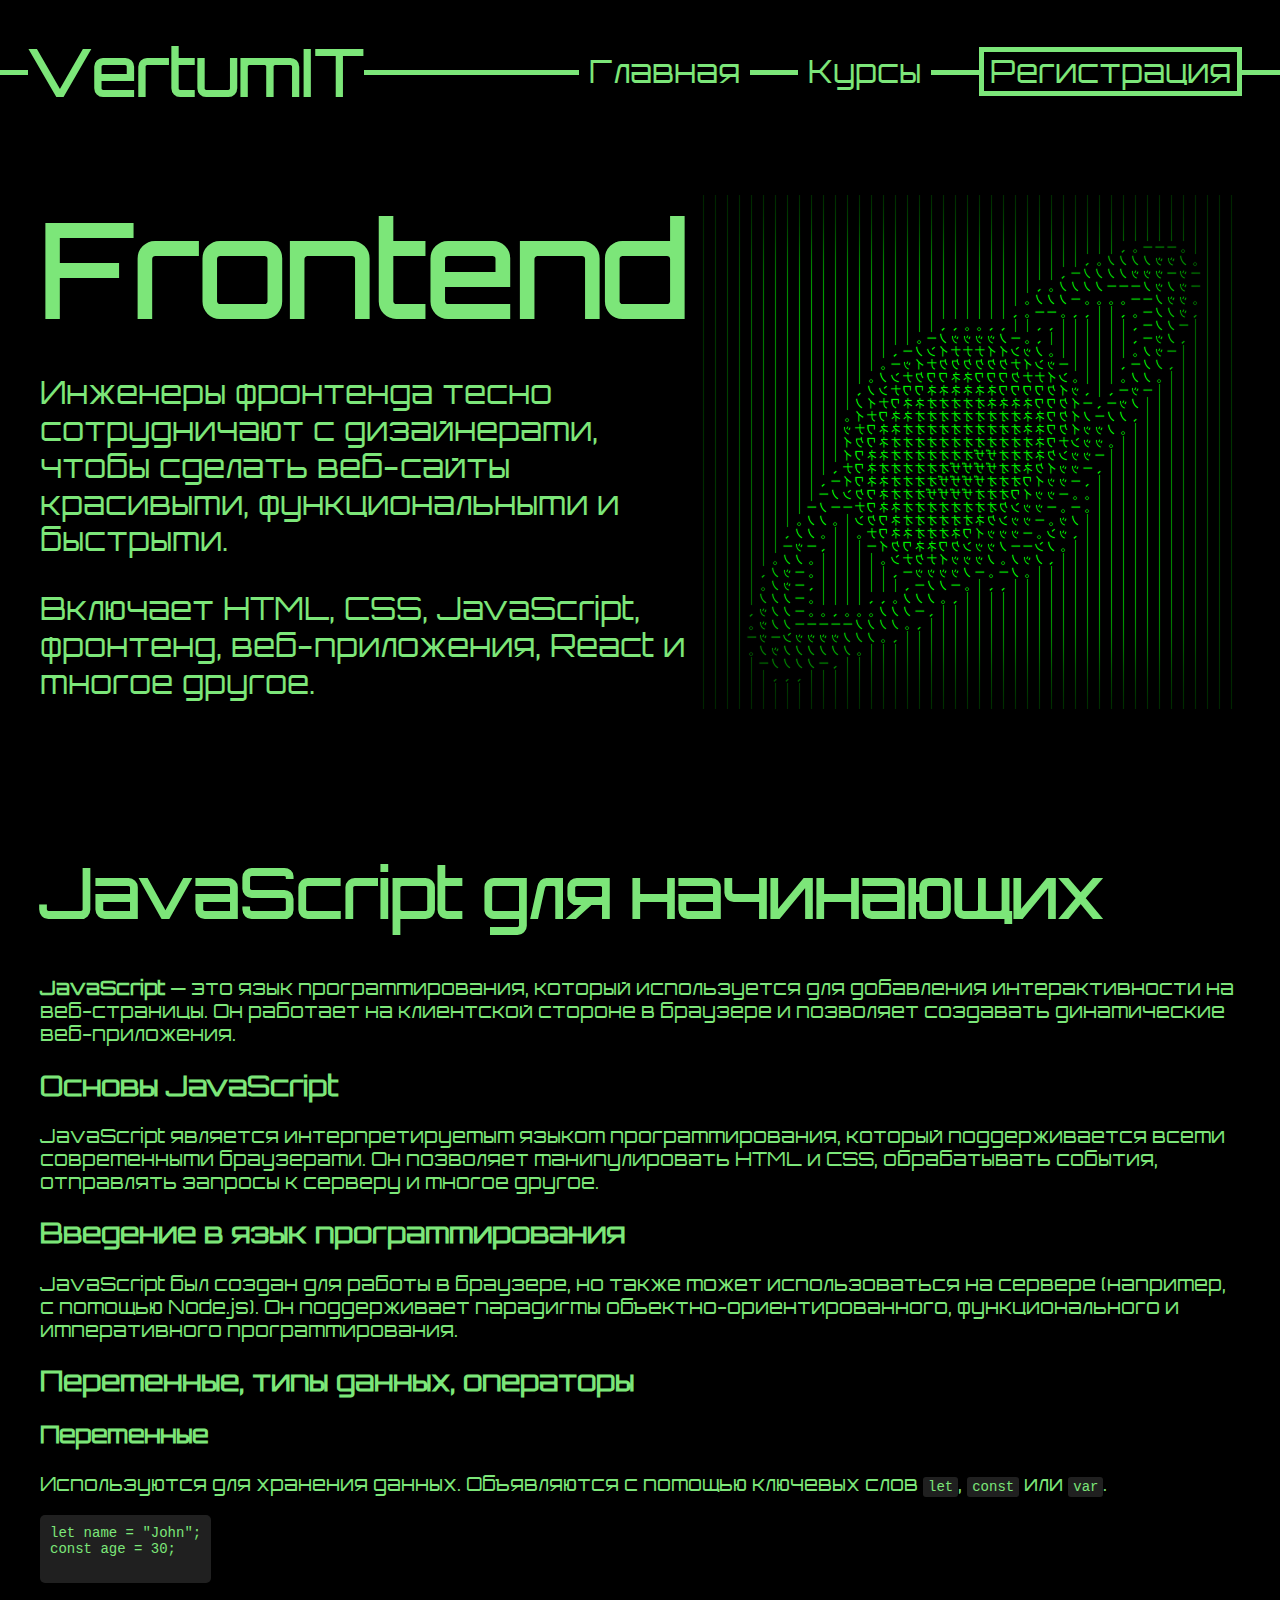
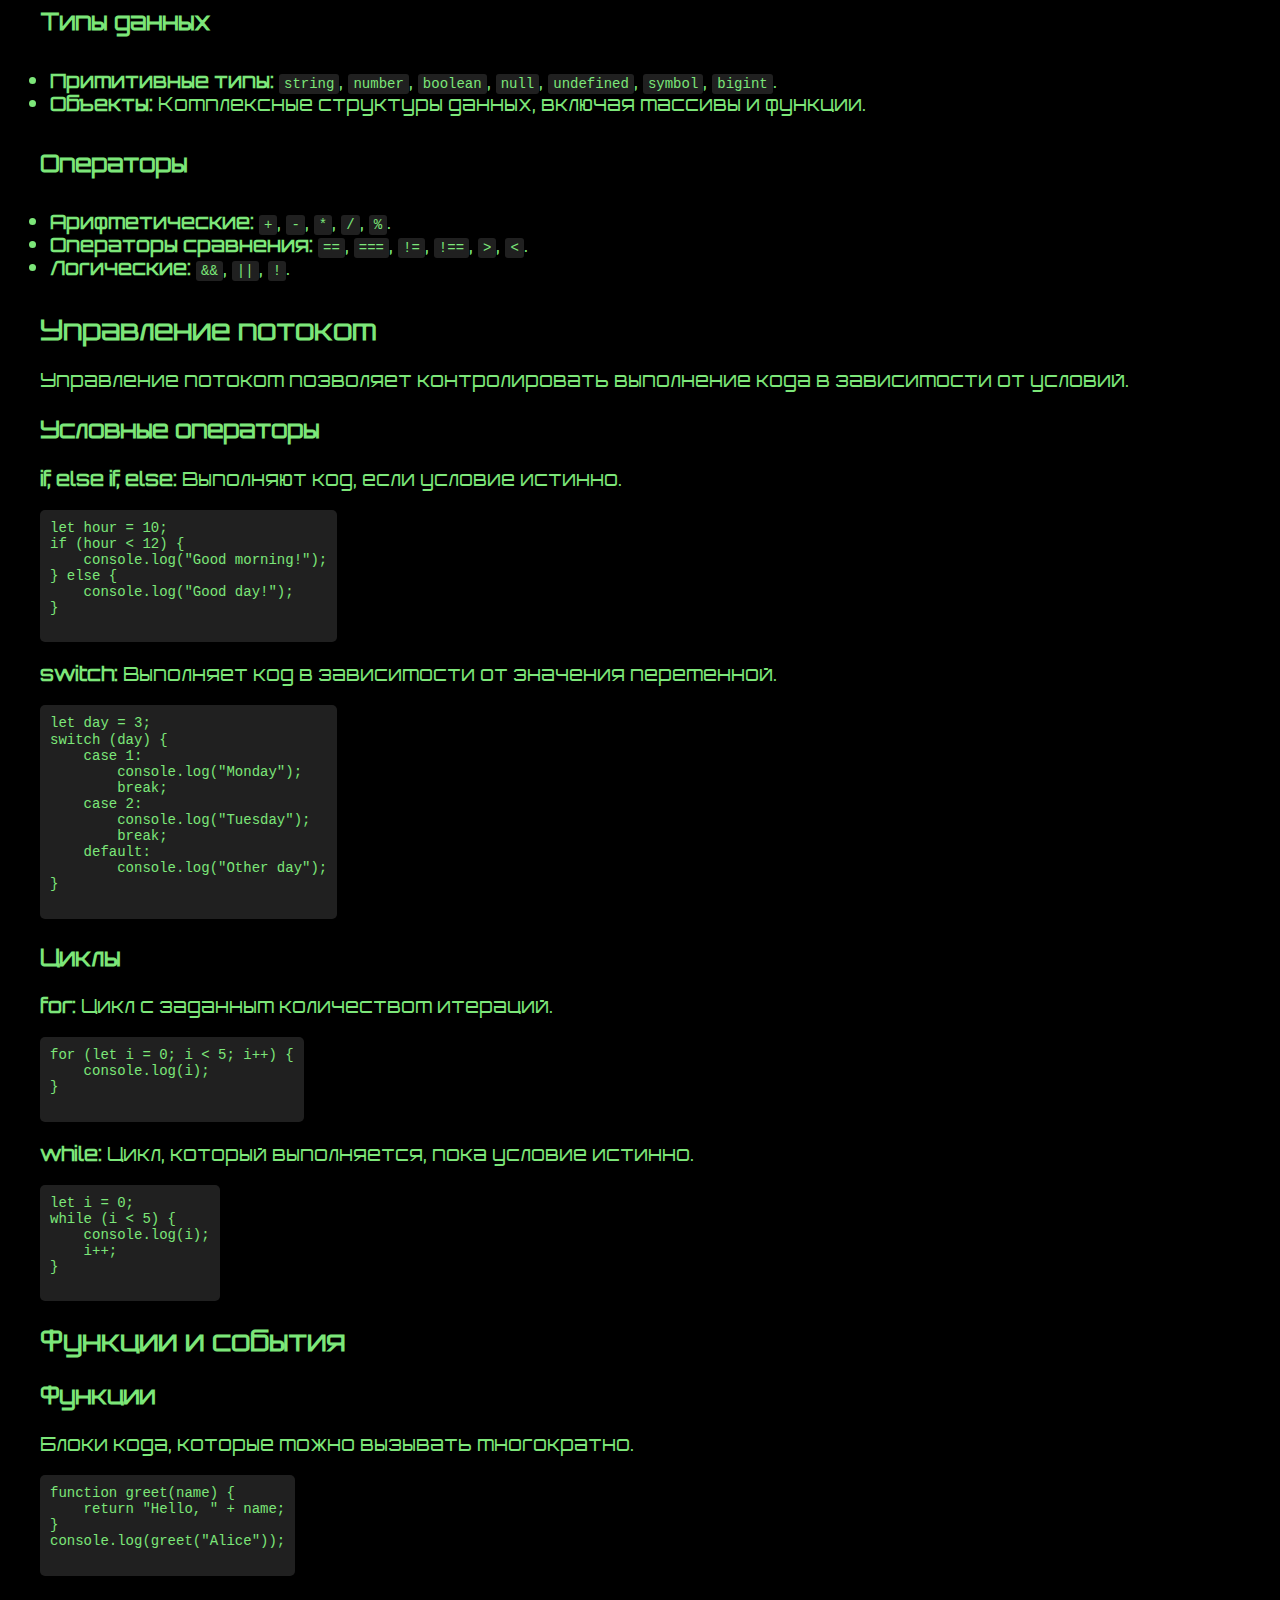
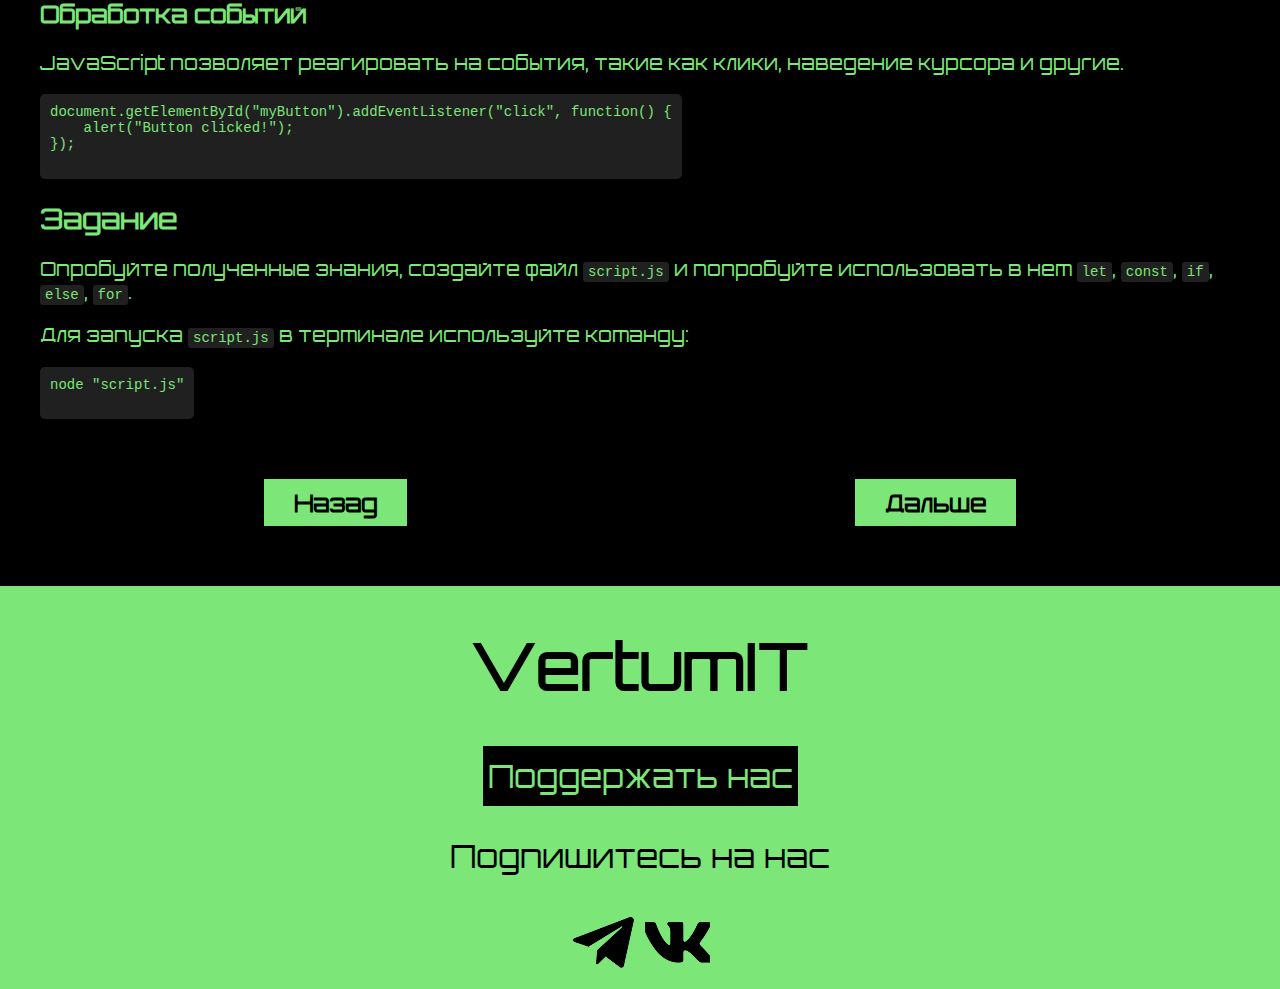
<file: course5.html>
<!DOCTYPE html>
<html lang="en">
<head>
    <meta charset="UTF-8">
    <meta name="viewport" content="width=device-width, initial-scale=1.0, maximum-scale=1.0, user-scalable=no">
    <link rel="stylesheet" href="css/normalize.css">
    <link rel="stylesheet" href="css/global.css">
    <title>VertumIT</title>
</head>
<body id="blur">
    <header>
        <div class="logo">VertumIT</div>
        <button class="burger-menu" onclick="toggleMenu()">&#9776;</button>
        <ul class="nav-menu">
            <li class="nav-li"><a href="index.html">Главная</a></li>
            <li class="nav-li"><a href="courses.html">Курсы</a></li>
            <button onclick="modalActivate()">Регистрация</button>
        </ul>
    </header>
<!-- Первая модалка для регистрации -->
<section class="modal-menu modal-invis" id="modal-reg">
    <p class="krest" onclick="modalActivate()">&#x2715;</p>
    <img src="img/фффффффф 1.png" alt="" class="modal-img">
    <form action="" class="modal-form">
        <label for="" class="reg-title">Регистрация</label>
        <input type="email" placeholder="email">
        <input type="text" placeholder="Логин">
        <input type="text" placeholder="Пароль">
        <input type="tel" placeholder="Телефон">
        <button class="reg-btn">Регистрация</button>
        <p class="login-link" onclick="toggleModal()">Уже имеете аккаунт?</p>
    </form>
</section>

<!-- Вторая модалка для авторизации -->
<section class="modal-menu modal-invis" id="modal-login">
    <p class="krest" onclick="modalActivate()">&#x2715;</p>
    <img src="img/фффффффф 1.png" alt="" class="modal-img">
    <form action="" class="modal-form">
        <label for="" class="reg-title">Авторизация</label>
        <input type="text" placeholder="Логин">
        <input type="text" placeholder="Пароль">
        <button class="reg-btn">Войти</button>
        <p class="login-link" onclick="toggleModal()">Создать аккаунт</p>
    </form>
</section>

    <main>
        <section class="main-page-section">
            <div class="left-main">
                <h1 class="main-title">Frontend</h1>
                <p class="main-descr">Инженеры фронтенда тесно сотрудничают с дизайнерами, чтобы сделать веб-сайты красивыми, функциональными и быстрыми.</p>
                <p class="main-descr2">Включает HTML, CSS, JavaScript, фронтенд, веб-приложения, React и многое другое.</p>
            </div>
            <img src="img/фффффффф 1.png" alt="" class="right-main-img">
        </section>
        <section class="courses-content">
            <h1>JavaScript для начинающих</h1>
    <p><strong>JavaScript</strong> — это язык программирования, который используется для добавления интерактивности на веб-страницы. Он работает на клиентской стороне в браузере и позволяет создавать динамические веб-приложения.</p>

    <h2>Основы JavaScript</h2>
    <p>JavaScript является интерпретируемым языком программирования, который поддерживается всеми современными браузерами. Он позволяет манипулировать HTML и CSS, обрабатывать события, отправлять запросы к серверу и многое другое.</p>

    <h2>Введение в язык программирования</h2>
    <p>JavaScript был создан для работы в браузере, но также может использоваться на сервере (например, с помощью Node.js). Он поддерживает парадигмы объектно-ориентированного, функционального и императивного программирования.</p>

    <h2>Переменные, типы данных, операторы</h2>
    <h3>Переменные</h3>
    <p>Используются для хранения данных. Объявляются с помощью ключевых слов <code>let</code>, <code>const</code> или <code>var</code>.</p>

    <pre>
let name = "John";
const age = 30;
    </pre>

    <h3>Типы данных</h3>
    <ul>
        <li><strong>Примитивные типы:</strong> <code>string</code>, <code>number</code>, <code>boolean</code>, <code>null</code>, <code>undefined</code>, <code>symbol</code>, <code>bigint</code>.</li>
        <li><strong>Объекты:</strong> Комплексные структуры данных, включая массивы и функции.</li>
    </ul>

    <h3>Операторы</h3>
    <ul>
        <li><strong>Арифметические:</strong> <code>+</code>, <code>-</code>, <code>*</code>, <code>/</code>, <code>%</code>.</li>
        <li><strong>Операторы сравнения:</strong> <code>==</code>, <code>===</code>, <code>!=</code>, <code>!==</code>, <code>></code>, <code><</code>.</li>
        <li><strong>Логические:</strong> <code>&&</code>, <code>||</code>, <code>!</code>.</li>
    </ul>

    <h2>Управление потоком</h2>
    <p>Управление потоком позволяет контролировать выполнение кода в зависимости от условий.</p>

    <h3>Условные операторы</h3>
    <p><strong>if, else if, else:</strong> Выполняют код, если условие истинно.</p>

    <pre>
let hour = 10;
if (hour < 12) {
    console.log("Good morning!");
} else {
    console.log("Good day!");
}
    </pre>

    <p><strong>switch:</strong> Выполняет код в зависимости от значения переменной.</p>

    <pre>
let day = 3;
switch (day) {
    case 1:
        console.log("Monday");
        break;
    case 2:
        console.log("Tuesday");
        break;
    default:
        console.log("Other day");
}
    </pre>

    <h3>Циклы</h3>
    <p><strong>for:</strong> Цикл с заданным количеством итераций.</p>

    <pre>
for (let i = 0; i < 5; i++) {
    console.log(i);
}
    </pre>

    <p><strong>while:</strong> Цикл, который выполняется, пока условие истинно.</p>

    <pre>
let i = 0;
while (i < 5) {
    console.log(i);
    i++;
}
    </pre>

    <h2>Функции и события</h2>
    <h3>Функции</h3>
    <p>Блоки кода, которые можно вызывать многократно.</p>

    <pre>
function greet(name) {
    return "Hello, " + name;
}
console.log(greet("Alice"));
    </pre>

    <h3>Обработка событий</h3>
    <p>JavaScript позволяет реагировать на события, такие как клики, наведение курсора и другие.</p>

    <pre>
document.getElementById("myButton").addEventListener("click", function() {
    alert("Button clicked!");
});
    </pre>

    <h2>Задание</h2>
    <p>Опробуйте полученные знания, создайте файл <code>script.js</code> и попробуйте использовать в нем <code>let</code>, <code>const</code>, <code>if</code>, <code>else</code>, <code>for</code>.</p>
    <p>Для запуска <code>script.js</code> в терминале используйте команду:</p>

    <pre>
node "script.js"
    </pre>

    </section>
    <section class="btn-course-choose">
        <a href="course4.html"><button>Назад</button></a>
        <a href="course6.html"><button>Дальше</button></a>
    </section>
    </main>
    <footer>
        <h1 class="footer-logo">VertumIT</h1>
        <button class="footer-sup"><a href="https://boosty.to/antonnnn">Поддержать нас</a></button>
        <p class="soc-title">Подпишитесь на нас</p>
        <div class="soc-imgs">
            <a href="https://web.telegram.org/"><img src="img/tg.png" alt="" class="soc"></a>
            <a href="https://vk.com/"><img src="img/vk.png" alt="" class="soc"></a>
        </div>
    </footer>
    <script src="script.js"></script>
</body>
</html>
</file>
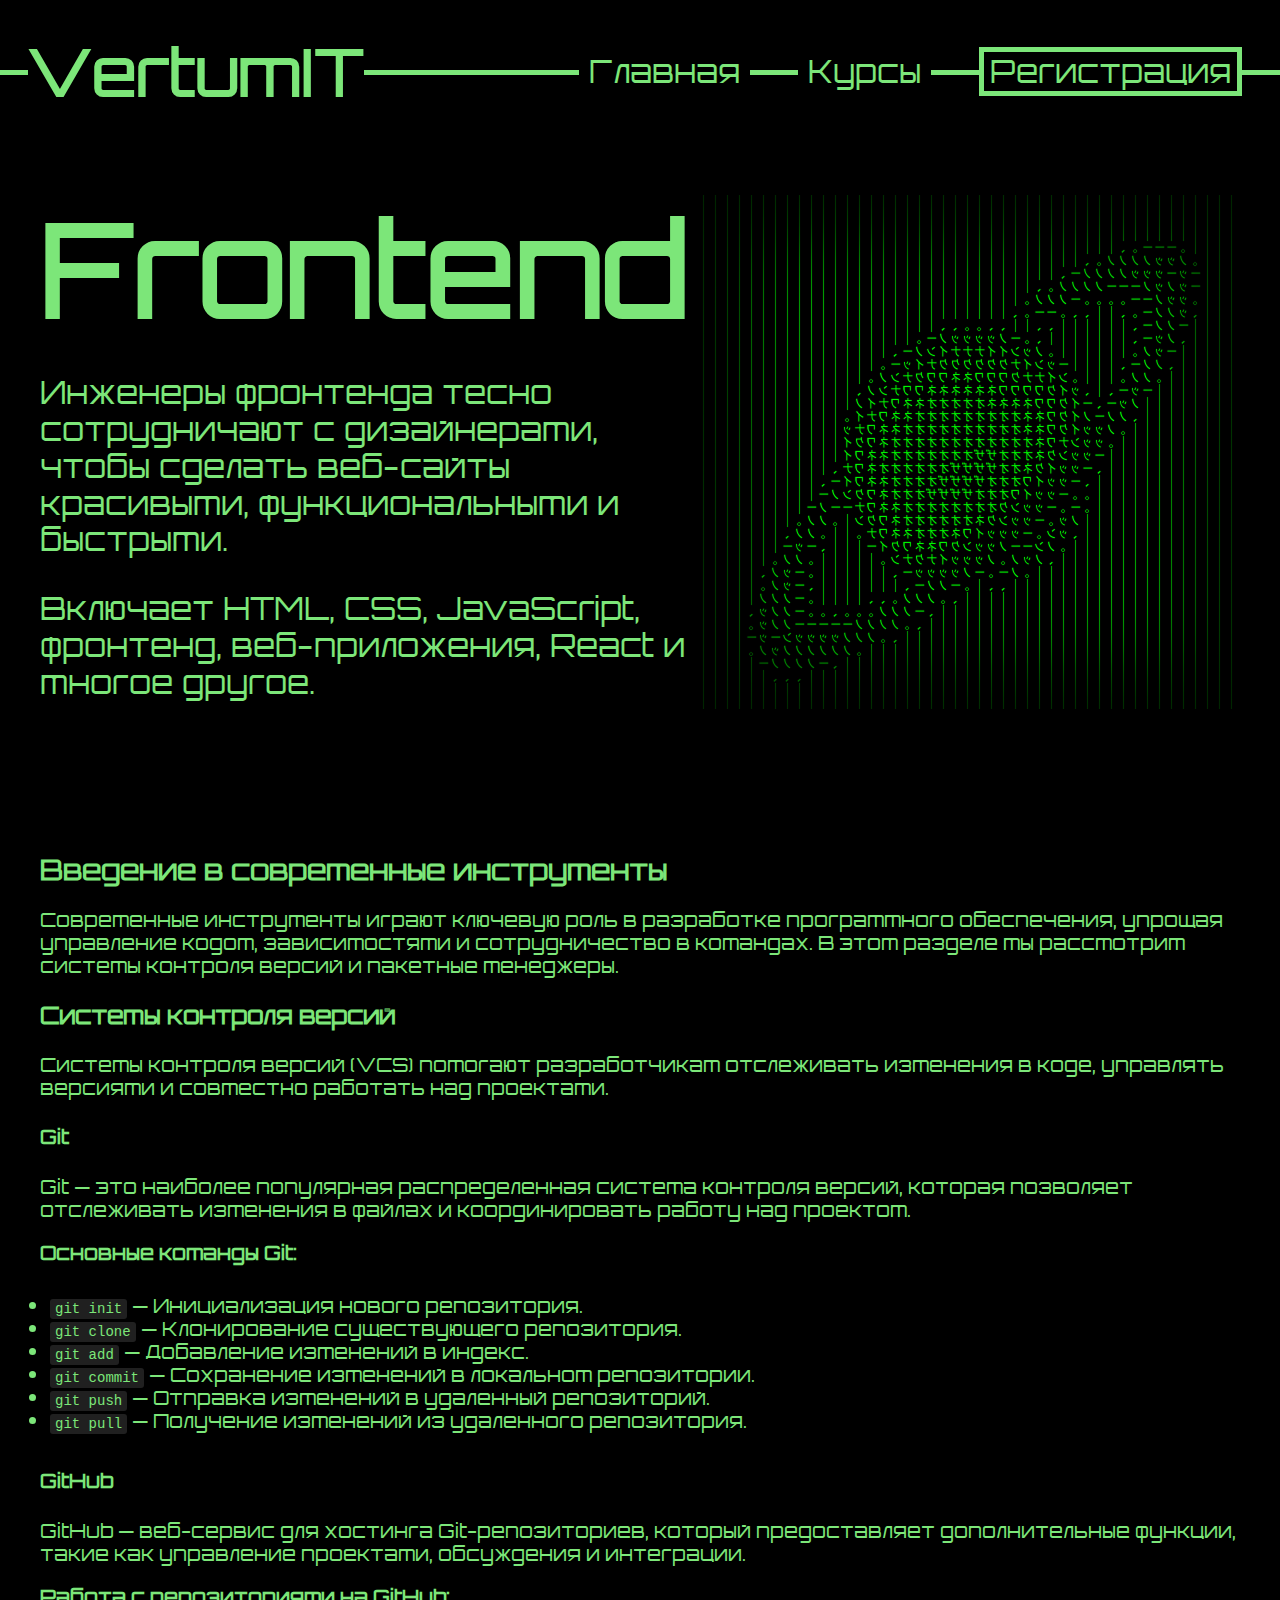
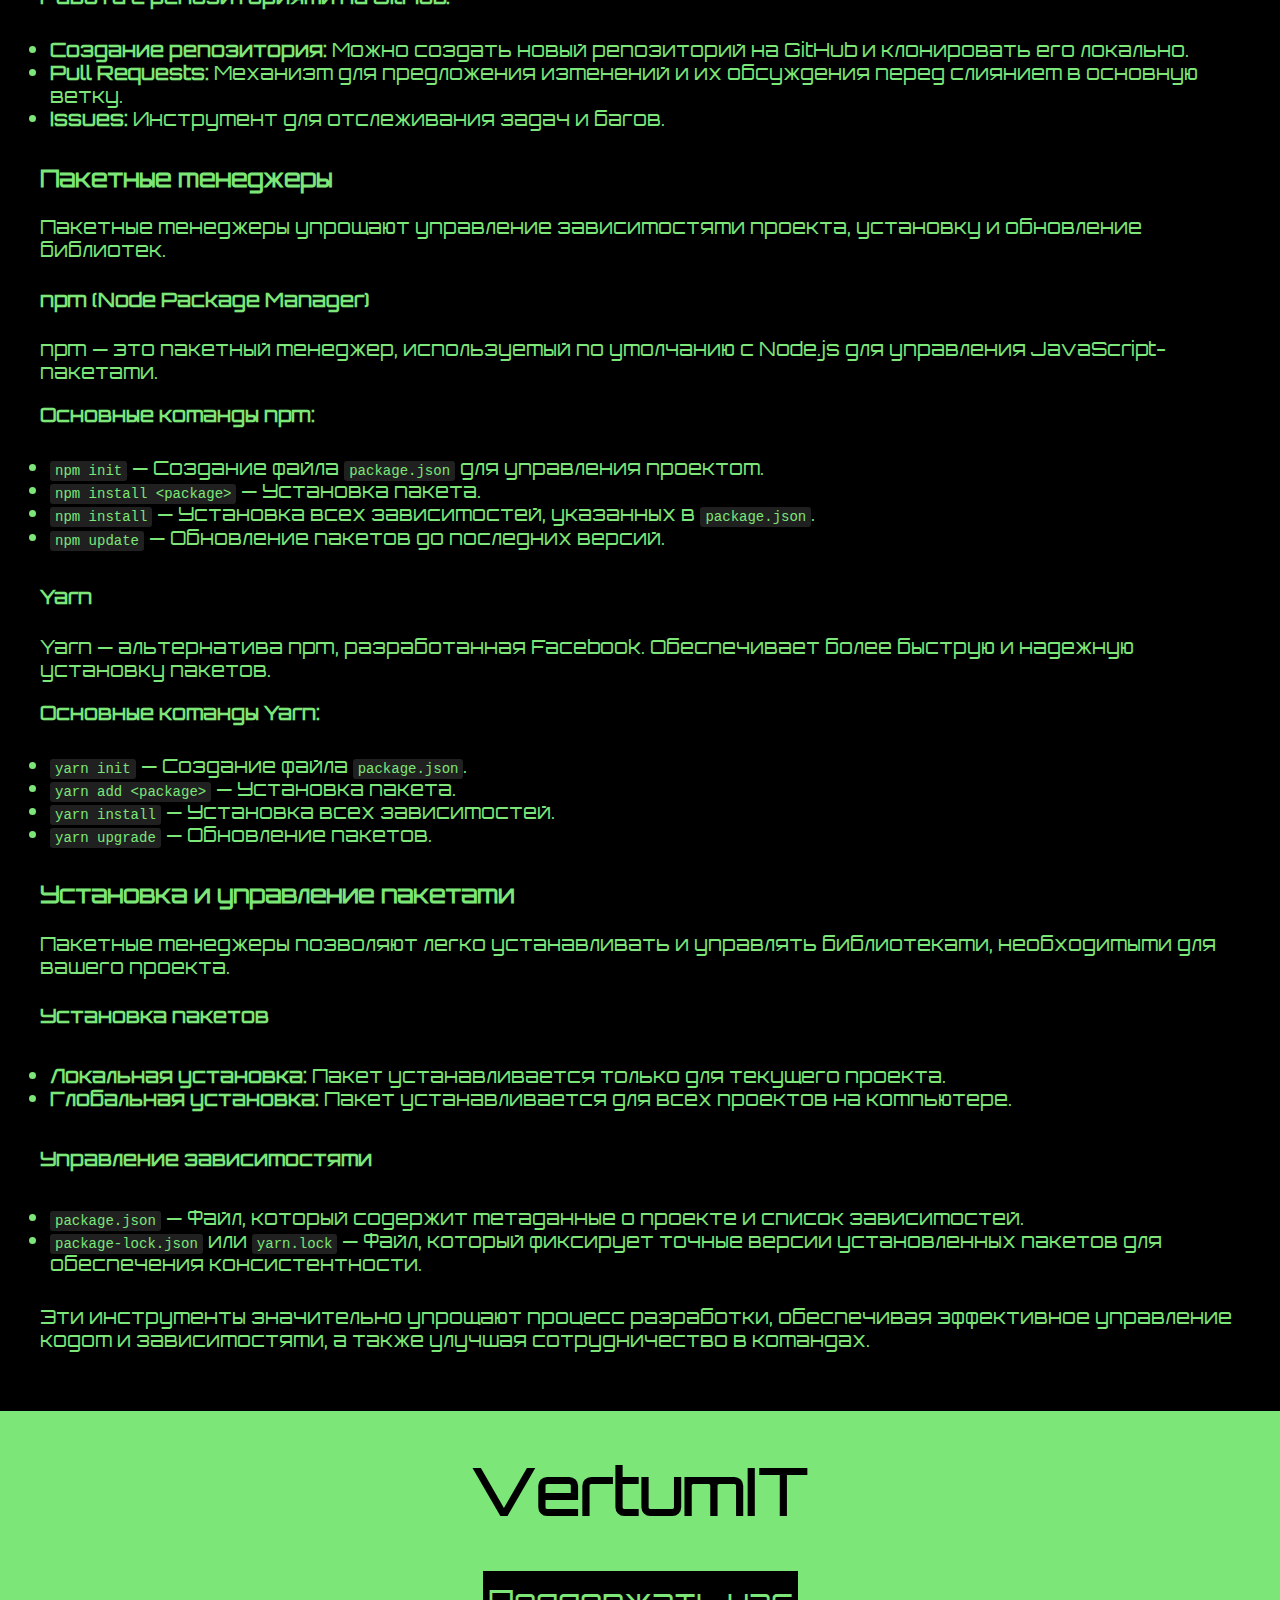
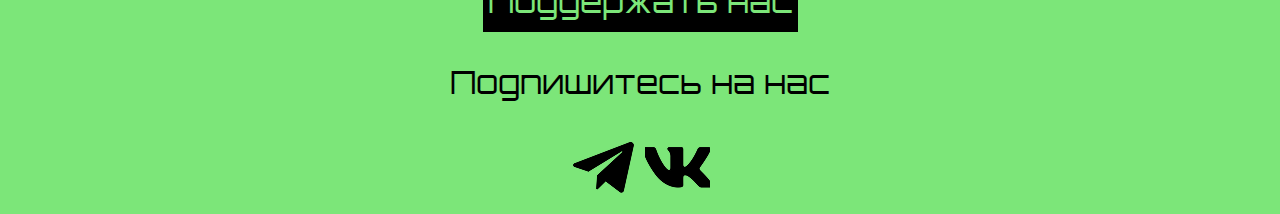
<file: course6.html>
<!DOCTYPE html>
<html lang="en">
<head>
    <meta charset="UTF-8">
    <meta name="viewport" content="width=device-width, initial-scale=1.0, maximum-scale=1.0, user-scalable=no">
    <link rel="stylesheet" href="css/normalize.css">
    <link rel="stylesheet" href="css/global.css">
    <title>Document</title>
</head>
<body id="blur">
    <header>
        <div class="logo">VertumIT</div>
        <ul class="nav-menu">
            <li class="nav-li">Главная</li>
            <li class="nav-li">Курсы</li>
            <button onclick="modalActivate()">Регистрация</button>
        </ul>
    </header>
<!-- Первая модалка для регистрации -->
<section class="modal-menu modal-invis" id="modal-reg">
    <p class="krest" onclick="modalActivate()">&#x2715;</p>
    <img src="img/фффффффф 1.png" alt="" class="modal-img">
    <form action="" class="modal-form">
        <label for="" class="reg-title">Регистрация</label>
        <input type="email" placeholder="email">
        <input type="text" placeholder="Логин">
        <input type="text" placeholder="Пароль">
        <input type="tel" placeholder="Телефон">
        <button class="reg-btn">Регистрация</button>
        <p class="login-link" onclick="toggleModal()">Уже имеете аккаунт?</p>
    </form>
</section>

<!-- Вторая модалка для авторизации -->
<section class="modal-menu modal-invis" id="modal-login">
    <p class="krest" onclick="modalActivate()">&#x2715;</p>
    <img src="img/фффффффф 1.png" alt="" class="modal-img">
    <form action="" class="modal-form">
        <label for="" class="reg-title">Авторизация</label>
        <input type="text" placeholder="Логин">
        <input type="text" placeholder="Пароль">
        <button class="reg-btn">Войти</button>
        <p class="login-link" onclick="toggleModal()">Создать аккаунт</p>
    </form>
</section>

    <main>
        <section class="main-page-section">
            <div class="left-main">
                <h1 class="main-title">Frontend</h1>
                <p class="main-descr">Инженеры фронтенда тесно сотрудничают с дизайнерами, чтобы сделать веб-сайты красивыми, функциональными и быстрыми.</p>
                <p class="main-descr2">Включает HTML, CSS, JavaScript, фронтенд, веб-приложения, React и многое другое.</p>
            </div>
            <img src="img/фффффффф 1.png" alt="" class="right-main-img">
        </section>
        <section class="courses-content">
            <h2>Введение в современные инструменты</h2>

            <p>Современные инструменты играют ключевую роль в разработке программного обеспечения, упрощая управление кодом, зависимостями и сотрудничество в командах. В этом разделе мы рассмотрим системы контроля версий и пакетные менеджеры.</p>
            
            <h3>Системы контроля версий</h3>
            <p>Системы контроля версий (VCS) помогают разработчикам отслеживать изменения в коде, управлять версиями и совместно работать над проектами.</p>
            
            <h4>Git</h4>
            <p>Git — это наиболее популярная распределенная система контроля версий, которая позволяет отслеживать изменения в файлах и координировать работу над проектом.</p>
            
            <p><strong>Основные команды Git:</strong></p>
            <ul>
                <li><code>git init</code> — Инициализация нового репозитория.</li>
                <li><code>git clone</code> — Клонирование существующего репозитория.</li>
                <li><code>git add</code> — Добавление изменений в индекс.</li>
                <li><code>git commit</code> — Сохранение изменений в локальном репозитории.</li>
                <li><code>git push</code> — Отправка изменений в удаленный репозиторий.</li>
                <li><code>git pull</code> — Получение изменений из удаленного репозитория.</li>
            </ul>
            
            <h4>GitHub</h4>
            <p>GitHub — веб-сервис для хостинга Git-репозиториев, который предоставляет дополнительные функции, такие как управление проектами, обсуждения и интеграции.</p>
            
            <p><strong>Работа с репозиториями на GitHub:</strong></p>
            <ul>
                <li><strong>Создание репозитория:</strong> Можно создать новый репозиторий на GitHub и клонировать его локально.</li>
                <li><strong>Pull Requests:</strong> Механизм для предложения изменений и их обсуждения перед слиянием в основную ветку.</li>
                <li><strong>Issues:</strong> Инструмент для отслеживания задач и багов.</li>
            </ul>
            
            <h3>Пакетные менеджеры</h3>
            <p>Пакетные менеджеры упрощают управление зависимостями проекта, установку и обновление библиотек.</p>
            
            <h4>npm (Node Package Manager)</h4>
            <p>npm — это пакетный менеджер, используемый по умолчанию с Node.js для управления JavaScript-пакетами.</p>
            
            <p><strong>Основные команды npm:</strong></p>
            <ul>
                <li><code>npm init</code> — Создание файла <code>package.json</code> для управления проектом.</li>
                <li><code>npm install &lt;package&gt;</code> — Установка пакета.</li>
                <li><code>npm install</code> — Установка всех зависимостей, указанных в <code>package.json</code>.</li>
                <li><code>npm update</code> — Обновление пакетов до последних версий.</li>
            </ul>
            
            <h4>Yarn</h4>
            <p>Yarn — альтернатива npm, разработанная Facebook. Обеспечивает более быструю и надежную установку пакетов.</p>
            
            <p><strong>Основные команды Yarn:</strong></p>
            <ul>
                <li><code>yarn init</code> — Создание файла <code>package.json</code>.</li>
                <li><code>yarn add &lt;package&gt;</code> — Установка пакета.</li>
                <li><code>yarn install</code> — Установка всех зависимостей.</li>
                <li><code>yarn upgrade</code> — Обновление пакетов.</li>
            </ul>
            
            <h3>Установка и управление пакетами</h3>
            <p>Пакетные менеджеры позволяют легко устанавливать и управлять библиотеками, необходимыми для вашего проекта.</p>
            
            <h4>Установка пакетов</h4>
            <ul>
                <li><strong>Локальная установка:</strong> Пакет устанавливается только для текущего проекта.</li>
                <li><strong>Глобальная установка:</strong> Пакет устанавливается для всех проектов на компьютере.</li>
            </ul>
            
            <h4>Управление зависимостями</h4>
            <ul>
                <li><code>package.json</code> — Файл, который содержит метаданные о проекте и список зависимостей.</li>
                <li><code>package-lock.json</code> или <code>yarn.lock</code> — Файл, который фиксирует точные версии установленных пакетов для обеспечения консистентности.</li>
            </ul>
            
            <p>Эти инструменты значительно упрощают процесс разработки, обеспечивая эффективное управление кодом и зависимостями, а также улучшая сотрудничество в командах.</p>
            
    </section>
    </main>
    <footer>
        <h1 class="footer-logo">VertumIT</h1>
        <button class="footer-sup">Поддержать нас</button>
        <p class="soc-title">Подпишитесь на нас</p>
        <div class="soc-imgs">
            <img src="img/tg.png" alt="" class="soc">
            <img src="img/vk.png" alt="" class="soc">
        </div>
    </footer>
    <script src="script.js"></script>
</body>
</html>
</file>
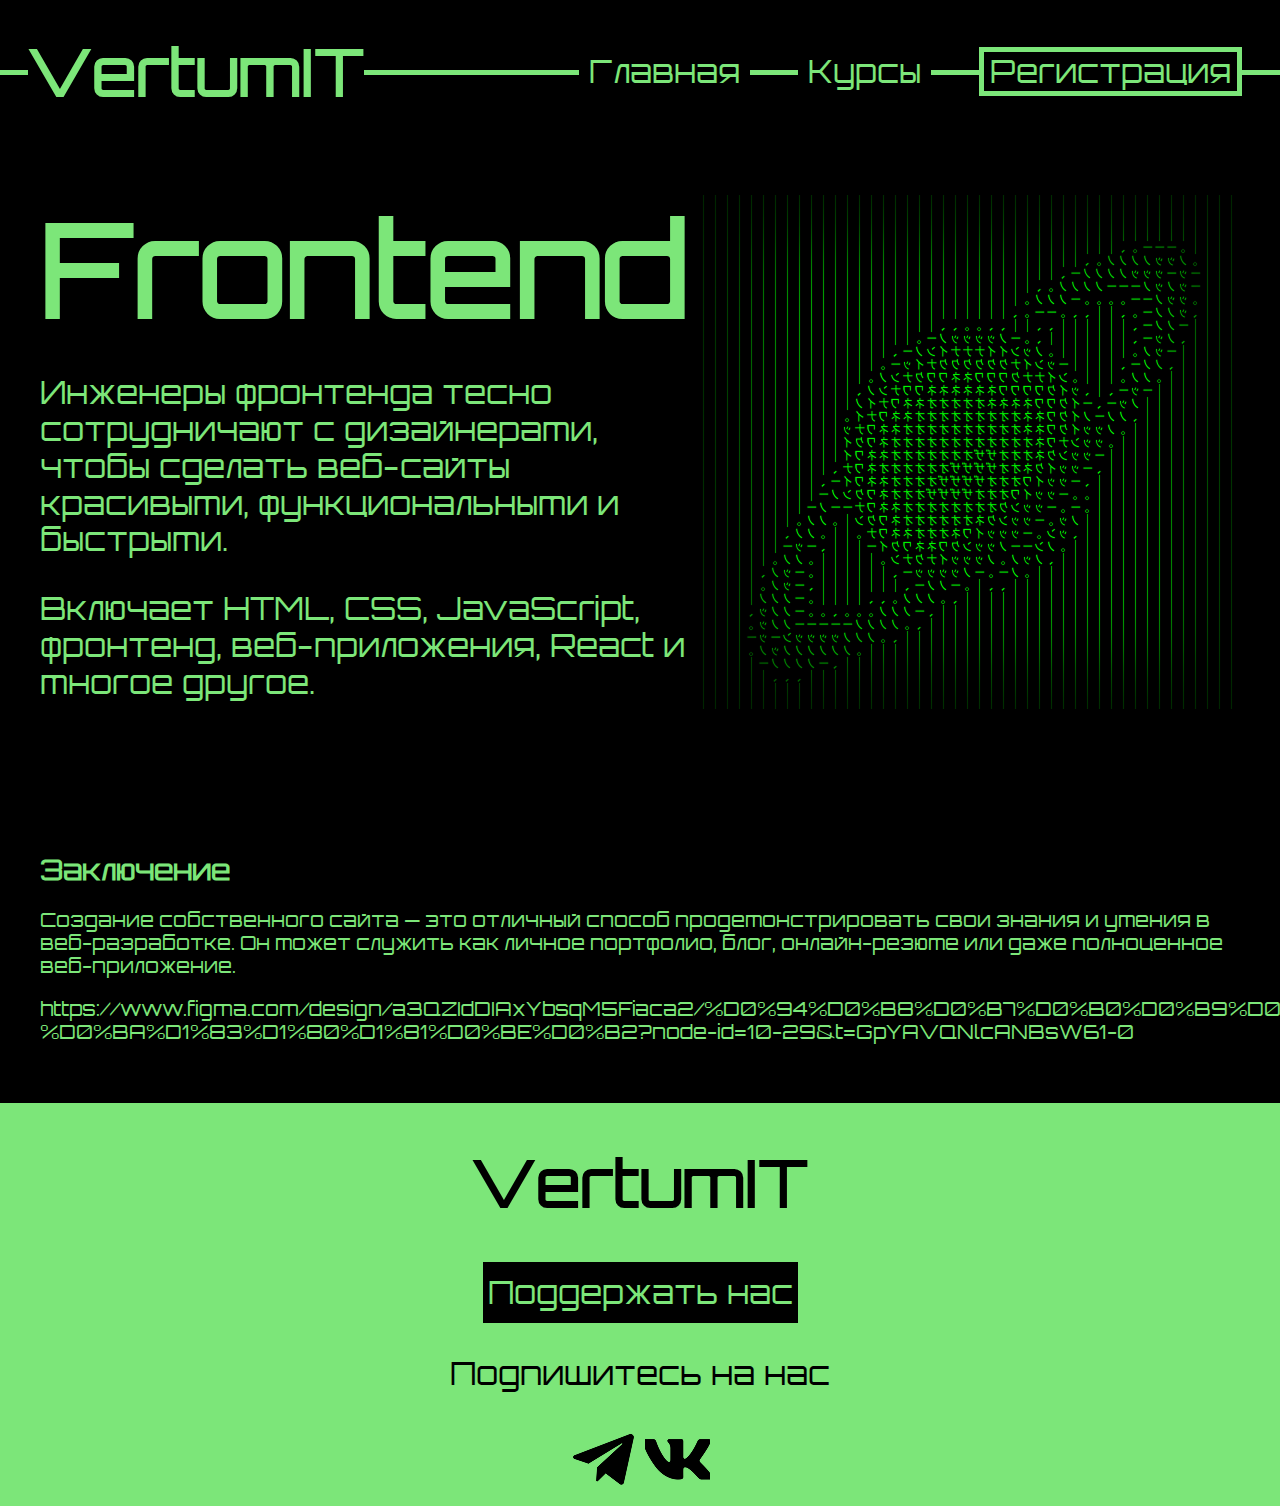
<file: course7.html>
<!DOCTYPE html>
<html lang="en">
<head>
    <meta charset="UTF-8">
    <meta name="viewport" content="width=device-width, initial-scale=1.0, maximum-scale=1.0, user-scalable=no">
    <link rel="stylesheet" href="css/normalize.css">
    <link rel="stylesheet" href="css/global.css">
    <title>Document</title>
</head>
<body id="blur">
    <header>
        <div class="logo">VertumIT</div>
        <ul class="nav-menu">
            <li class="nav-li">Главная</li>
            <li class="nav-li">Курсы</li>
            <button onclick="modalActivate()">Регистрация</button>
        </ul>
    </header>
<!-- Первая модалка для регистрации -->
<section class="modal-menu modal-invis" id="modal-reg">
    <p class="krest" onclick="modalActivate()">&#x2715;</p>
    <img src="img/фффффффф 1.png" alt="" class="modal-img">
    <form action="" class="modal-form">
        <label for="" class="reg-title">Регистрация</label>
        <input type="email" placeholder="email">
        <input type="text" placeholder="Логин">
        <input type="text" placeholder="Пароль">
        <input type="tel" placeholder="Телефон">
        <button class="reg-btn">Регистрация</button>
        <p class="login-link" onclick="toggleModal()">Уже имеете аккаунт?</p>
    </form>
</section>

<!-- Вторая модалка для авторизации -->
<section class="modal-menu modal-invis" id="modal-login">
    <p class="krest" onclick="modalActivate()">&#x2715;</p>
    <img src="img/фффффффф 1.png" alt="" class="modal-img">
    <form action="" class="modal-form">
        <label for="" class="reg-title">Авторизация</label>
        <input type="text" placeholder="Логин">
        <input type="text" placeholder="Пароль">
        <button class="reg-btn">Войти</button>
        <p class="login-link" onclick="toggleModal()">Создать аккаунт</p>
    </form>
</section>

    <main>
        <section class="main-page-section">
            <div class="left-main">
                <h1 class="main-title">Frontend</h1>
                <p class="main-descr">Инженеры фронтенда тесно сотрудничают с дизайнерами, чтобы сделать веб-сайты красивыми, функциональными и быстрыми.</p>
                <p class="main-descr2">Включает HTML, CSS, JavaScript, фронтенд, веб-приложения, React и многое другое.</p>
            </div>
            <img src="img/фффффффф 1.png" alt="" class="right-main-img">
        </section>
        <section class="courses-content">
            <h2>Заключение</h2>
<p>Создание собственного сайта — это отличный способ продемонстрировать свои знания и умения в веб-разработке. Он может служить как личное портфолио, блог, онлайн-резюме или даже полноценное веб-приложение.
</p>
<a href="https://www.figma.com/design/a3QZIdDIAxYbsqM5Fiaca2/%D0%94%D0%B8%D0%B7%D0%B0%D0%B9%D0%BD-%D0%BA%D1%83%D1%80%D1%81%D0%BE%D0%B2?node-id=10-29&t=GpYAVQNlcANBsW61-0">https://www.figma.com/design/a3QZIdDIAxYbsqM5Fiaca2/%D0%94%D0%B8%D0%B7%D0%B0%D0%B9%D0%BD-%D0%BA%D1%83%D1%80%D1%81%D0%BE%D0%B2?node-id=10-29&t=GpYAVQNlcANBsW61-0</a>
    </section>
    </main>
    <footer>
        <h1 class="footer-logo">VertumIT</h1>
        <button class="footer-sup">Поддержать нас</button>
        <p class="soc-title">Подпишитесь на нас</p>
        <div class="soc-imgs">
            <img src="img/tg.png" alt="" class="soc">
            <img src="img/vk.png" alt="" class="soc">
        </div>
    </footer>
    <script src="script.js"></script>
</body>
</html>
</file>
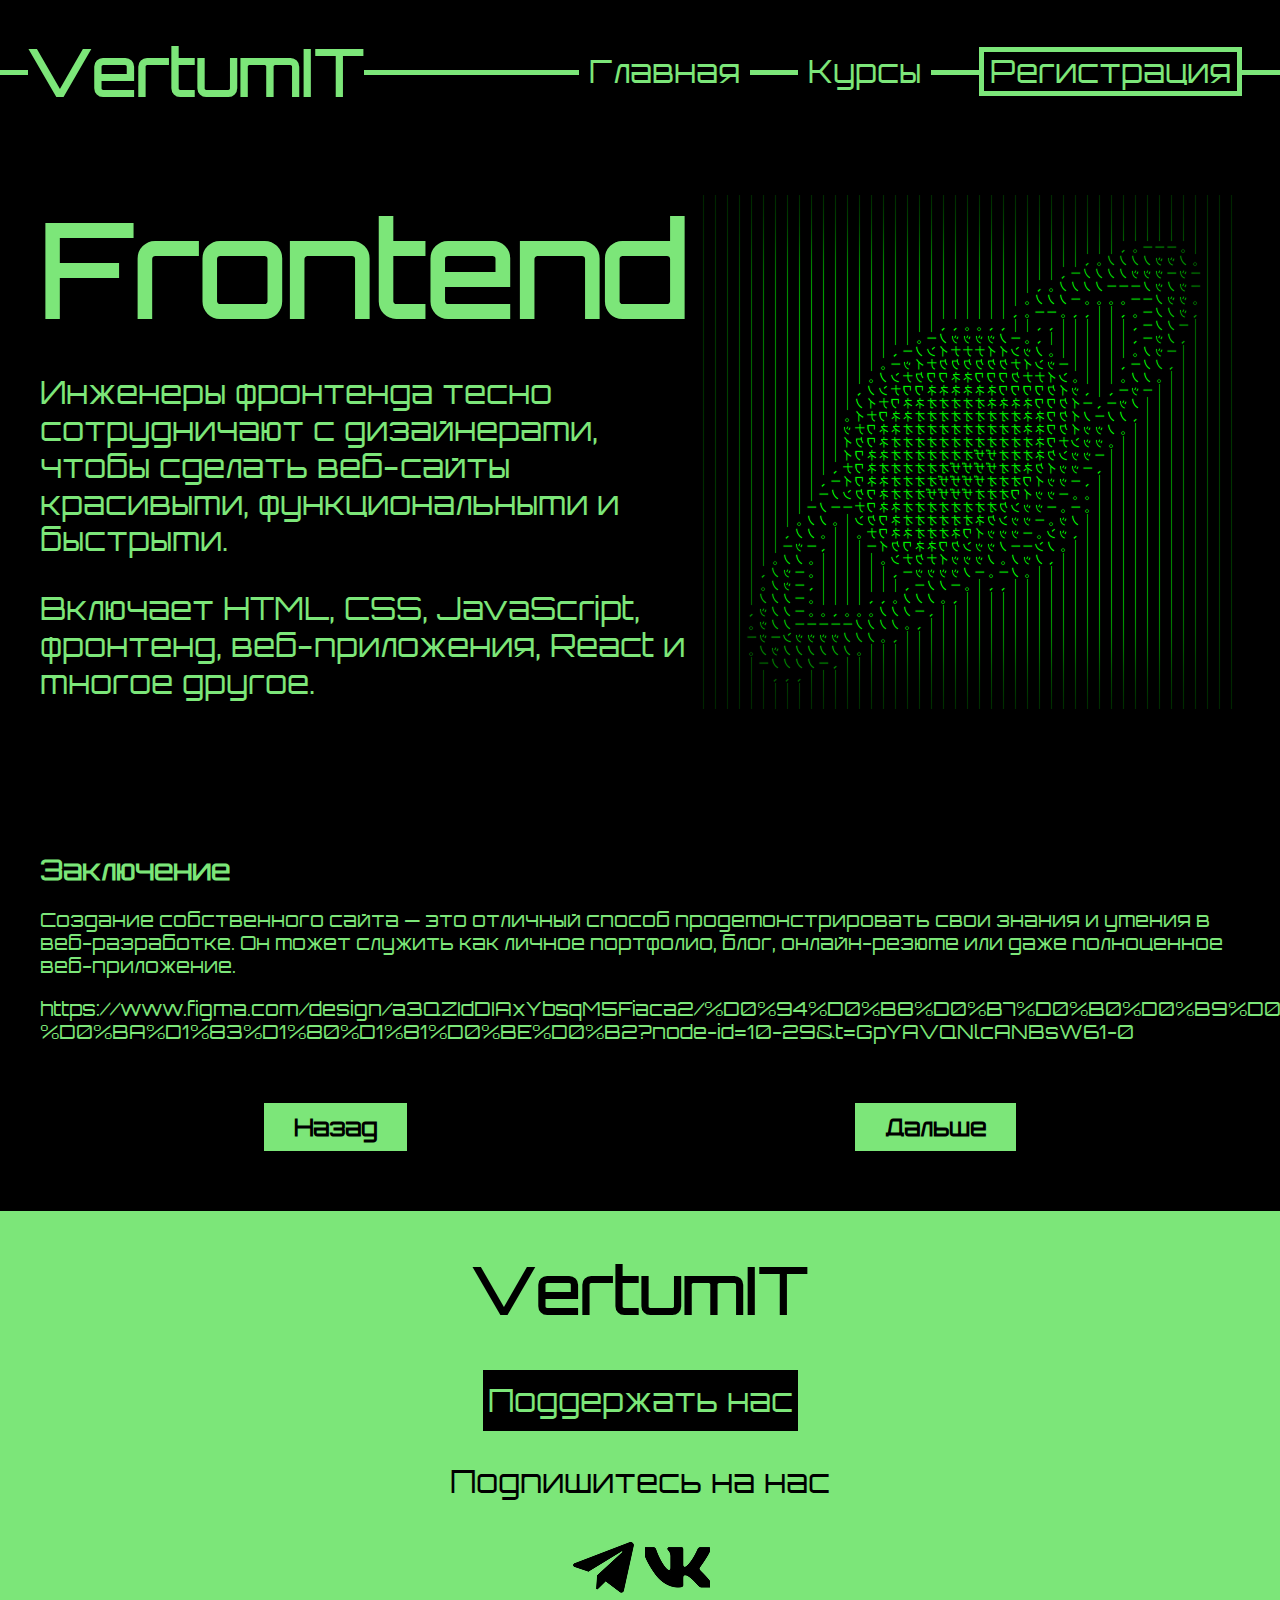
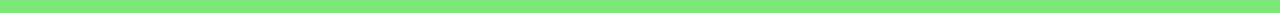
<file: course8.html>
<!DOCTYPE html>
<html lang="en">
<head>
    <meta charset="UTF-8">
    <meta name="viewport" content="width=device-width, initial-scale=1.0, maximum-scale=1.0, user-scalable=no">
    <link rel="stylesheet" href="css/normalize.css">
    <link rel="stylesheet" href="css/global.css">
    <title>VertumIT</title>
</head>
<body id="blur">
    <header>
        <div class="logo">VertumIT</div>
        <button class="burger-menu" onclick="toggleMenu()">&#9776;</button>
        <ul class="nav-menu">
            <li class="nav-li"><a href="index.html">Главная</a></li>
            <li class="nav-li"><a href="courses.html">Курсы</a></li>
            <button onclick="modalActivate()">Регистрация</button>
        </ul>
    </header>
<!-- Первая модалка для регистрации -->
<section class="modal-menu modal-invis" id="modal-reg">
    <p class="krest" onclick="modalActivate()">&#x2715;</p>
    <img src="img/фффффффф 1.png" alt="" class="modal-img">
    <form action="" class="modal-form">
        <label for="" class="reg-title">Регистрация</label>
        <input type="email" placeholder="email">
        <input type="text" placeholder="Логин">
        <input type="text" placeholder="Пароль">
        <input type="tel" placeholder="Телефон">
        <button class="reg-btn">Регистрация</button>
        <p class="login-link" onclick="toggleModal()">Уже имеете аккаунт?</p>
    </form>
</section>

<!-- Вторая модалка для авторизации -->
<section class="modal-menu modal-invis" id="modal-login">
    <p class="krest" onclick="modalActivate()">&#x2715;</p>
    <img src="img/фффффффф 1.png" alt="" class="modal-img">
    <form action="" class="modal-form">
        <label for="" class="reg-title">Авторизация</label>
        <input type="text" placeholder="Логин">
        <input type="text" placeholder="Пароль">
        <button class="reg-btn">Войти</button>
        <p class="login-link" onclick="toggleModal()">Создать аккаунт</p>
    </form>
</section>

    <main>
        <section class="main-page-section">
            <div class="left-main">
                <h1 class="main-title">Frontend</h1>
                <p class="main-descr">Инженеры фронтенда тесно сотрудничают с дизайнерами, чтобы сделать веб-сайты красивыми, функциональными и быстрыми.</p>
                <p class="main-descr2">Включает HTML, CSS, JavaScript, фронтенд, веб-приложения, React и многое другое.</p>
            </div>
            <img src="img/фффффффф 1.png" alt="" class="right-main-img">
        </section>
        <section class="courses-content">
            <h2>Заключение</h2>
<p>Создание собственного сайта — это отличный способ продемонстрировать свои знания и умения в веб-разработке. Он может служить как личное портфолио, блог, онлайн-резюме или даже полноценное веб-приложение.
</p>
<a href="https://www.figma.com/design/a3QZIdDIAxYbsqM5Fiaca2/%D0%94%D0%B8%D0%B7%D0%B0%D0%B9%D0%BD-%D0%BA%D1%83%D1%80%D1%81%D0%BE%D0%B2?node-id=10-29&t=GpYAVQNlcANBsW61-0">https://www.figma.com/design/a3QZIdDIAxYbsqM5Fiaca2/%D0%94%D0%B8%D0%B7%D0%B0%D0%B9%D0%BD-%D0%BA%D1%83%D1%80%D1%81%D0%BE%D0%B2?node-id=10-29&t=GpYAVQNlcANBsW61-0</a>
    </section>
    <section class="btn-course-choose">
        <a href="course7.html"><button>Назад</button></a>
        <a href="courses.html"><button>Дальше</button></a>
    </section>
    </main>
    <footer>
        <h1 class="footer-logo">VertumIT</h1>
        <button class="footer-sup"><a href="https://boosty.to/antonnnn">Поддержать нас</a></button>
        <p class="soc-title">Подпишитесь на нас</p>
        <div class="soc-imgs">
            <a href="https://web.telegram.org/"><img src="img/tg.png" alt="" class="soc"></a>
            <a href="https://vk.com/"><img src="img/vk.png" alt="" class="soc"></a>
        </div>
    </footer>
    <script src="script.js"></script>
</body>
</html>
</file>
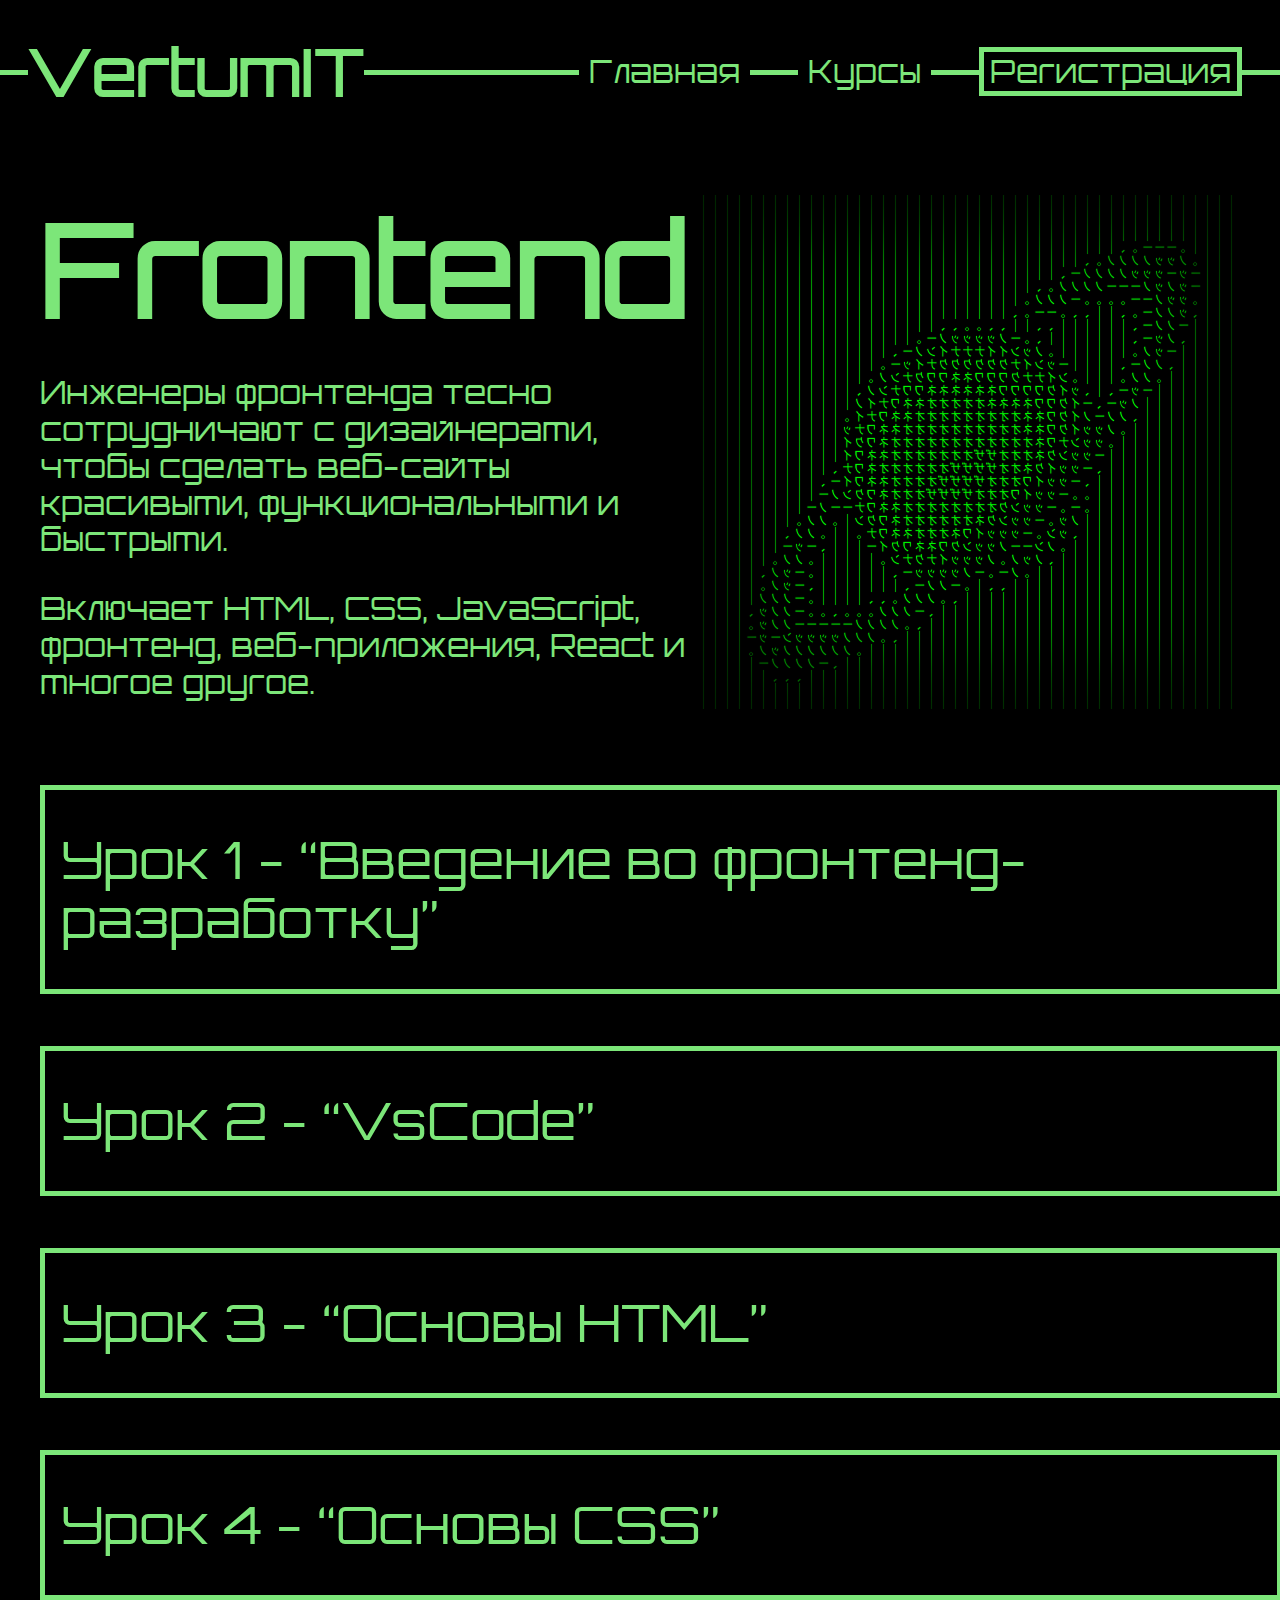
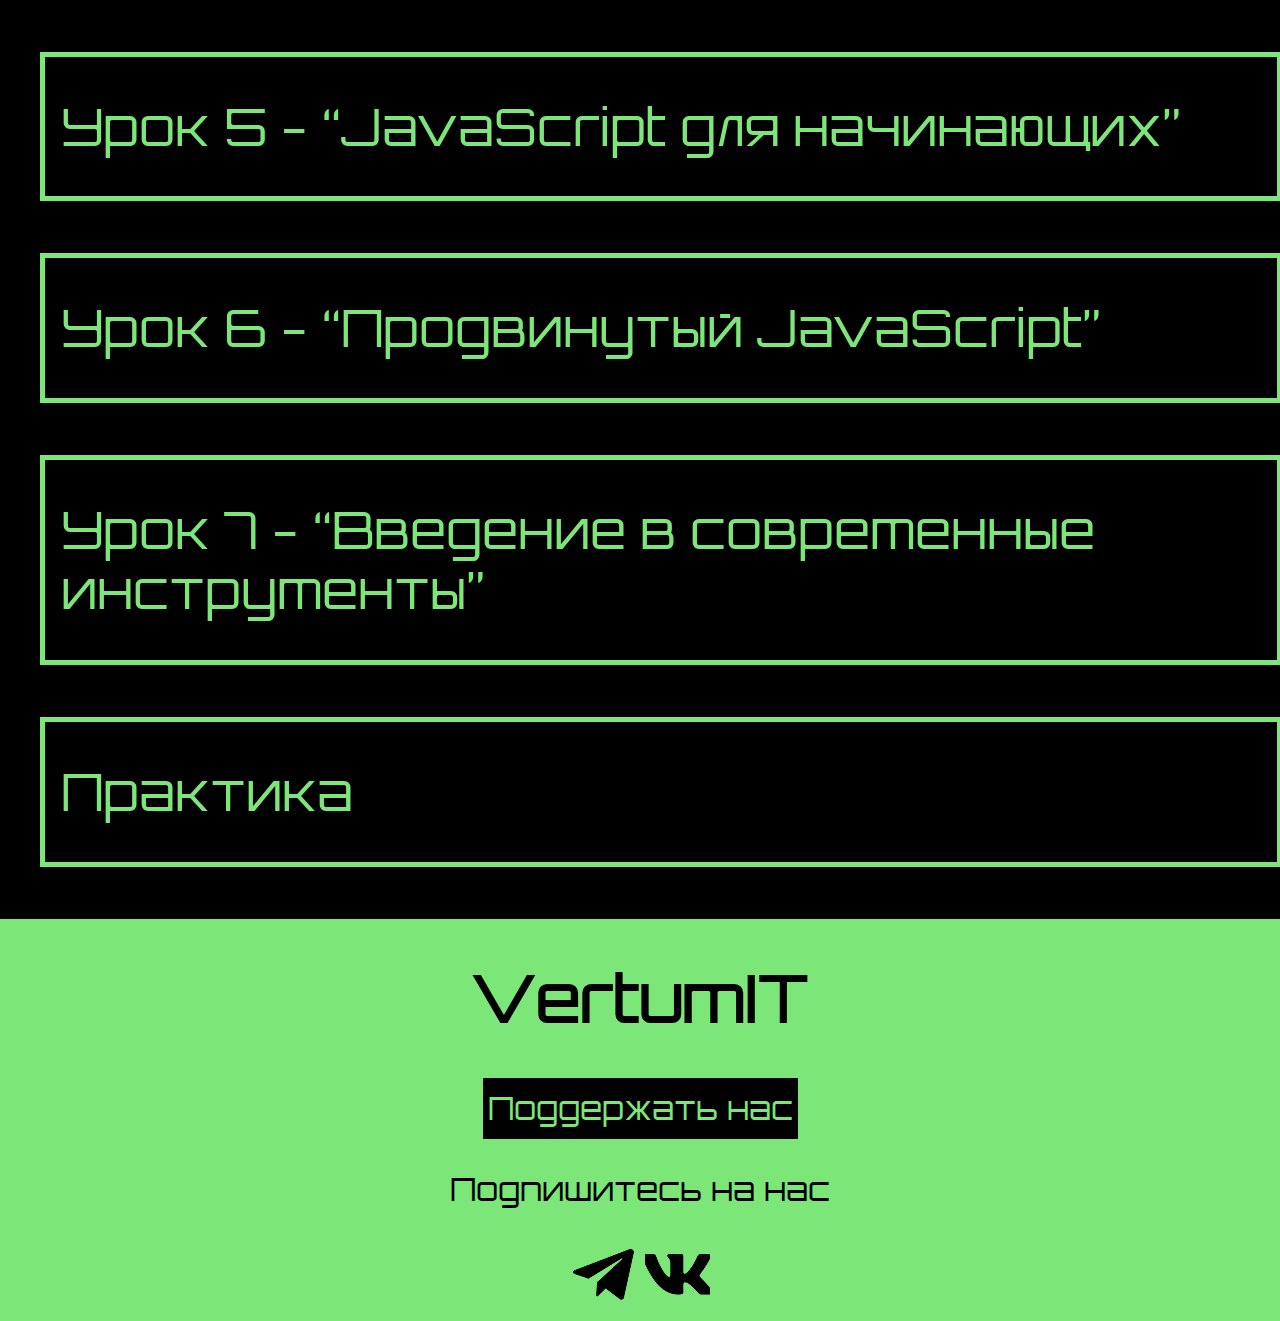
<file: courses.html>
<!DOCTYPE html>
<html lang="en">
<head>
    <meta charset="UTF-8">
    <meta name="viewport" content="width=device-width, initial-scale=1.0, maximum-scale=1.0, user-scalable=no">
    <link rel="stylesheet" href="css/normalize.css">
    <link rel="stylesheet" href="css/global.css">
    <title>VertumIT</title>
</head>
<body id="blur">
    <header>
        <div class="logo">VertumIT</div>
        <button class="burger-menu" onclick="toggleMenu()">&#9776;</button>
        <ul class="nav-menu">
            <li class="nav-li"><a href="index.html">Главная</a></li>
            <li class="nav-li"><a href="courses.html">Курсы</a></li>
            <button onclick="modalActivate()">Регистрация</button>
        </ul>
    </header>
<!-- Первая модалка для регистрации -->
<section class="modal-menu modal-invis" id="modal-reg">
    <p class="krest" onclick="modalActivate()">&#x2715;</p>
    <img src="img/фффффффф 1.png" alt="" class="modal-img">
    <form action="" class="modal-form">
        <label for="" class="reg-title">Регистрация</label>
        <input type="email" placeholder="email">
        <input type="text" placeholder="Логин">
        <input type="text" placeholder="Пароль">
        <input type="tel" placeholder="Телефон">
        <button class="reg-btn">Регистрация</button>
        <p class="login-link" onclick="toggleModal()">Уже имеете аккаунт?</p>
    </form>
</section>

<!-- Вторая модалка для авторизации -->
<section class="modal-menu modal-invis" id="modal-login">
    <p class="krest" onclick="modalActivate()">&#x2715;</p>
    <img src="img/фффффффф 1.png" alt="" class="modal-img">
    <form action="" class="modal-form">
        <label for="" class="reg-title">Авторизация</label>
        <input type="text" placeholder="Логин">
        <input type="text" placeholder="Пароль">
        <button class="reg-btn">Войти</button>
        <p class="login-link" onclick="toggleModal()">Создать аккаунт</p>
    </form>
</section>

    <main>
        <section class="main-page-section">
            <div class="left-main">
                <h1 class="main-title">Frontend</h1>
                <p class="main-descr">Инженеры фронтенда тесно сотрудничают с дизайнерами, чтобы сделать веб-сайты красивыми, функциональными и быстрыми.</p>
                <p class="main-descr2">Включает HTML, CSS, JavaScript, фронтенд, веб-приложения, React и многое другое.</p>
            </div>
            <img src="img/фффффффф 1.png" alt="" class="right-main-img">
        </section>
        <section class="courses-list">
            <p class="course"><a href="course1.html">Урок 1 - “Введение во фронтенд-разработку”</a></p>
            <p class="course"><a href="course2.html">Урок 2 - “VsCode”</a></p>
            <p class="course"><a href="course3.html">Урок 3 - “Основы HTML”</a></p>
            <p class="course"><a href="course4.html">Урок 4 - “Основы CSS”</a></p>
            <p class="course"><a href="course5.html">Урок 5 - “JavaScript для начинающих”</a></p>
            <p class="course"><a href="course6.html">Урок 6 - “Продвинутый JavaScript”</a></p>
            <p class="course"><a href="course7.html">Урок 7 - “Введение в современные инструменты”</a></p>
            <p class="course"><a href="course8.html">Практика</a></p>
    </section>
    </main>
    <footer>
        <h1 class="footer-logo">VertumIT</h1>
        <button class="footer-sup"><a href="https://boosty.to/antonnnn" target="_blank">Поддержать нас</a></button>
        <p class="soc-title">Подпишитесь на нас</p>
        <div class="soc-imgs">
            <a href="https://web.telegram.org/"><img src="img/tg.png" alt="" class="soc"></a>
            <a href="https://vk.com/"><img src="img/vk.png" alt="" class="soc"></a>
        </div>
    </footer>
    <script src="script.js"></script>
</body>
</html>
</file>
<file: css/global.css>
/* Global */

@font-face {
    font-family: "Orbitron";
    src: url("../3860-font.ttf");
  }

a {
    color: #7CE679;
    text-decoration: none;
}

section {
    width: 1200px;
    margin: auto;
}

html {
    background-color: #000;
    color: #7CE679;
    display: flex;
    flex-direction: column;
    align-items: center;
}

body {
    position: relative;
    font-family: "Orbitron";
    width: 1440px;
    border: #7CE679 5px solid;
    margin-top: 70px;
    padding-top: 120px;
    overflow-x: hidden;
    overflow-y: scroll;
}

/* Header */

header {
    position: absolute;
    width: 100%;
    display: flex;
    flex-direction: row;
    justify-content: space-around;
    align-items: center;
    top: -70px;
}

.logo {
    font-size: 64px;
    font-weight: bold;
    background-color: #000;
}

.nav-menu {
    font-size: 32px;
    gap: 48px;
}

.nav-li {
    background-color: #000;
    padding: 0 10px;
    line-height: 1.5;
}

.nav-menu button {
    color: #7CE679;
    background-color: #000;
    border: #7CE679 5px solid;
}

.burger-menu {
    display: none;
    font-size: 36px;
    background: none;
    border: none;
    cursor: pointer;
    color: #7CE679;
}

/* Main */

.left-main {
    max-width: 650px;
}

.left-main p {
    font-size: 32px;
}

.main-title {
    font-size: 128px;
    margin: 0;
}

.right-main-img {
    width: 541px;
    height: 514px;
    margin-left: 13px;
    box-shadow: 0px 0px 135px 70px rgba(0,0,0,1) inset;
}

.nav-menu {
    display: flex;
    flex-direction: row;
}

header {
    display: flex;
    flex-direction: row;
}

.main-page-section {
    display: flex;
    flex-direction: row;
}

/* Info */

.info {
    margin-top: 125px;
}

.info-info {
    display: flex;
    flex-direction: row;
}

.info-left {
    border: #7CE679 5px solid;
    display: flex;
    flex-direction: column;
}


.course-info {
    display: flex;
    flex-direction: column;
    gap: 160px;
}

ul {
    list-style: none;
    padding-inline-start: 0px;
    padding: 10px;
}

.course-info-li {
    font-size: 36px;
    text-align: center;
}

.info-right {
    width: 765px;
    margin-left: 76px;
}

.syllabus {
    background-color: #7CE679;
    width: 100%;
    color: #000;
    font-size: 48px;
    padding-bottom: 30px;
    padding-top: 30px;
    margin: 0;
    text-indent: 20px;
}

.course-list {
    margin: 0;
    padding: 0;
}

.course-li {
    border: #7CE679 5px solid;
    padding: 10px;
    font-size: 48px;
    display: flex;
    flex-direction: row;
    align-items: center;
    gap: 20px;
}

h1 {
    font-size: 68px;
}

.course-info-li span {
    font-weight: bold;
}

/* reviews */

.review {
    border: #7CE679 5px solid;
    border-top: #7CE679 35px solid;
    width: 481px;
    display: flex;
    flex-direction: column;
    justify-content: center;
    align-items: center;
    padding: 10px 20px;
}

.reviews-container {
    display: flex;
    flex-direction: row;
    justify-content: center;
    align-items: center;
    gap: 100px;
    flex-wrap: wrap;
}

.reviews-title {
    width: min-content;
    margin: 34px 0
}

.review-descr {
    font-size: 24px;
}

.review-title {
    font-size: 36px;
    font-weight: bold;
}

.review-header {
    display: flex;
    flex-direction: row;
    justify-content: space-between;
    align-items: center;
    width: 100%;
}

.review-img {
    width: fit-content;
    height: fit-content;
}

/* FAQ */

.faq {
    margin-bottom: 30px;
}

.answer {
    display: none;
    height: 0;
    font-size: 26px;
    color: #62ac5f;
    line-height: none;
    margin-top: 0;
}

.question {
    font-size: 36px;
}

.question-container {
    border-bottom: #7CE679 5px solid;
}

.faq-top {
    display: flex;
    flex-direction: row;
    justify-content: space-between;
    align-items: center;
    width: 100%;
}

.faq-top img {
    height: 30px;
    width: 40px;
}

.visible > .faq-bottom > .answer {
    display: flex;
    height: fit-content;
}

/* footer */

footer {
    background-color: #7CE679;
    color: #000;
    font-size: 32px;
    display: flex;
    flex-direction: column;
    justify-content: center;
    align-items: center;
}

.footer-sup {
    background-color: #000;
    padding: 12px 5px;
    color: #7CE679;
    border: none;
}

.footer-logo {
    font-size: 64px;
}

/* Go To Course */

.gotocourse {
    margin-bottom: 67px;
}

.go-course-btn {
    background-color: #7CE679;
    font-size: 32px;
    font-weight: bold;
    color: #000;
    padding: 26px 35px;
    border: none;
}

/* Modal menu */

.modal-blur > :not(.modal-menu) {
    filter: blur(5px);
}

.modal-blur {
    border: 5px solid #7de67965;
}

.modal-menu {
    display: flex;
    flex-direction: row;
    justify-content: space-around;
    align-items: center;
    gap: 20px;
    padding: 20px;
    border: #7CE679 5px solid;
    text-align: center;
    z-index: 10;
    position: absolute;
    background-color: black;
    left: 7.5%;
}

.no-scroll {
    overflow-y: hidden;
}

.modal-invis {
    display: none;
}

.modal-form {
    height: 550px;
    background-color: #7CE679;
    display: flex;
    flex-direction: column;
    gap: 25px;
    justify-content: center;
    align-items: center;
    width: 390px;
}

.modal-form input {
    background-color: #000;
    color: #7CE679;
    font-size: 32px;
    width: 320px;
    border: none;
}

.modal-form input::placeholder {
    color: #7CE679;
}

.reg-title {
    color: black;
    font-size: 48px;
    margin-bottom: 48px;
    padding: 0;
    line-height: 0;
}

.reg-btn {
    color: #7CE679;
    background-color: #000;
    font-size: 32px;
    padding: 4px 8px;
    width: fit-content;
    border: none;
}

.login-link {
    color: black;
    text-decoration: none;
    font-size: 20px;
}

/* Course */

.course {
    font-size: 52px;
    padding: 40px 16px;
    width: 100%;
    border: #7CE679 5px solid;
}

.question, .answer {
    padding-left: 10px;
}

.show-more {
    display: none;
}

.courses-content {
    margin-top: 60px;
    font-size: 20px;
}

.courses-content p, .courses-content li {
    font-size: 20px;
    color: #7CE679;
}

table tr td {
    border-color: #7CE679;
}

.courses-content h3 {
    font-size: 24px;
}

.courses-content h2 {
    font-size: 28px;
}

.krest {
    position: absolute;
    top: -30px;
    left: 10px;
    font-size: 40px;
    font-weight: bold;
}

.courses-content {
    margin-bottom: 60px;
}

pre {
    background-color: #202020;
    padding: 10px;
    border-radius: 5px;
    overflow-x: auto;
    font-family: "Courier New", monospace;
    font-size: 14px;
    width: fit-content;
}

code {
    background-color: #202020;
    padding: 2px 5px;
    border-radius: 3px;
    font-family: "Courier New", monospace;
    font-size: 14px;
}

.btn-course-choose {
    display: flex;
    flex-direction: row;
    justify-content: space-around;
    margin-bottom: 60px;
}

.btn-course-choose button {
    background-color: #7CE679;
    color: #000;
    border: none;
    font-size: 24px;
    font-weight: bold;
    padding: 10px 30px;
}

.links {
    text-decoration:underline;
}

.courses-content {
    margin-top: 120px;
}

.courses-content ul {
    list-style:disc;
}

@media screen and (max-width: 1440px) {
    body {
        max-width: 1440px;
        width: 1430px;
    }
}

@media screen and (max-width: 1024px) {
    body {
        max-width: 1024px;
        width: 1014px;
    }

    section {
        width: auto;
    }

    .right-main-img {
        display: none;
    }

    .nav-menu {
        gap: 18px;
    }

    .main-page-section {
        align-items: center;
        width: 100%;
        justify-content: center;
        text-align: center;
    }

    h1 {
        text-align: center;
    }

    .reviews-title {
        width: auto;
    }

    .gotocourse {
        display: flex;
        justify-content: center;
    }

    .reviews-container {
        gap: 50px;
    }

    .review {
        width: 401px;
    }

    .modal-menu {
        left: 5px;
    }

    .course {
        width: 90%;
        margin: auto;
        margin-bottom: 30px;
    }
}

@media screen and (max-width: 768px) {


    body {
        max-width: 768px;
        align-items: center;
        border-right: none;
        border-left: none;
    }

    section {
        align-items: center;
    }

    .main-page-section {
        align-items: center;
        width: 100%;
        justify-content: center;
    }

    section {
        width: auto;
    }

    .gotocourse {
        display: flex;
        justify-content: center;
    }

    h1 {
        text-align: center;
    }

    .nav-menu {
        display: none;
    }

    .right-main-img {
        display: none;
    }

    .left-main {
        text-align: center;
    }

    .reviews-title {
        text-align: center;
        width: 100%;
    }

    .review {
        width: 320px;
    }

    .reviews-container {
        gap: 20px;
    }

    .gotocourse {
        justify-content: center;
    }

    .nav-menu {

        position: absolute;
        top: 80px;
        border: #7CE679 5px solid;
        display: none;
        flex-direction: column;
        background: #000;
        width: 90%;
        padding: 10px;
        text-align: center;
    }
    
    .nav-menu.active {
        display: flex;
    }
    
    .burger-menu {
        display: block;
    }

    .modal-img {
        display: none;
    }

    .modal-menu {
        left: 25%;
        flex-direction: column;
    }

    .krest {
        position: static;
        order: 1;
    }
}

@media screen and (max-width: 425px) {

    header {
        top: -50px;
        flex-direction: column;
    }

    .nav-menu {
        top: 80px;
    }

    .left-main {
        text-align: center;
    }

    body {
        width: auto;
        max-width: 425px;
        border-right: none;
        border-left: none;
    }

    section {
        width: auto;
    }

    .main-title {
        font-size: 72px;
        font-weight: bold;
    }

    .main-descr {
        font-size: 28px;
    }

    .left-main p {
        font-size: 28px;
    }

    h1 {
        font-size: 56px;
        text-align: center;
    }

    .reviews-title {
        width: 100%;
    }

    .info-info {
        flex-direction: column;
    }

    .info-right {
        margin-left: 0;
        margin-top: 40px;
    }

    .info-right {
        width: fit-content;
    }

    .syllabus {
        text-align: center;
    }

    .course-info {
        gap: 80px;
    }

    .reviews-container {
        gap: 50px;
    }

    .gotocourse {
        display: flex;
        justify-content: center;
    }

    .course {
        width: 90%;
        text-align: center;
        font-size: 42px;
    }

    .hidden {
        display: none;
    }

    .show-more {
        display: block;
        margin: auto;
        margin-top: 20px;
        font-size: 24px;
        color: #7CE679;
        background-color: #000;
        border: #7CE679 5px solid;
        padding: 10px;
    }
    
    .modal-menu {
        left: 0px;
    }

    .modal-form {
        width: max-content;
    }
}

@media screen and (max-width:375px) {
    body {
        max-width: 375px;
    }

    .soc-title {
        text-align: center;
    }

    footer {
        width: 100%;
    }

    .course {
        width: 88%;
        font-size: 38px;
    }

    .course-list {
        align-items: center;
    }

    .question {
        font-size: 30px;
    }

    h1 {
        font-size: 50px;
    }

    body {
        max-width: 375px;
    }

    .soc-title {
        text-align: center;
    }

    footer {
        width: 100%;
    }

    .course {
        width: 88%;
        font-size: 38px;
    }

    .course-list {
        align-items: center;
    }

    .reg-title {
        font-size: 36px;
    }
}

@media screen and (max-width: 320px) {
    .logo {
        font-size: 58px;
    }

    .modal-menu {
        left: 10px;
    }

    .modal-form input {
        width: 240px;
    }

    .modal-form input::placeholder {
        font-size: 24px;
    }

    .reg-title {
        font-size: 32px;
    }

    .reg-btn {
        font-size: 24px;
    }

    .main-title {
        font-size: 58px;
    }

    .left-main p {
        font-size: 18px;
    }

    .footer-logo {
        font-size: 58px;
    }

    .course {
        width: 85%;
        font-size: 28px;
    }

    body {
        max-width: 320px;
    }

    .question {
        font-size: 24px;
    }

    .answer {
        font-size: 20px;
    }

    h1 {
        font-size: 42px;
    }
}
</file>
